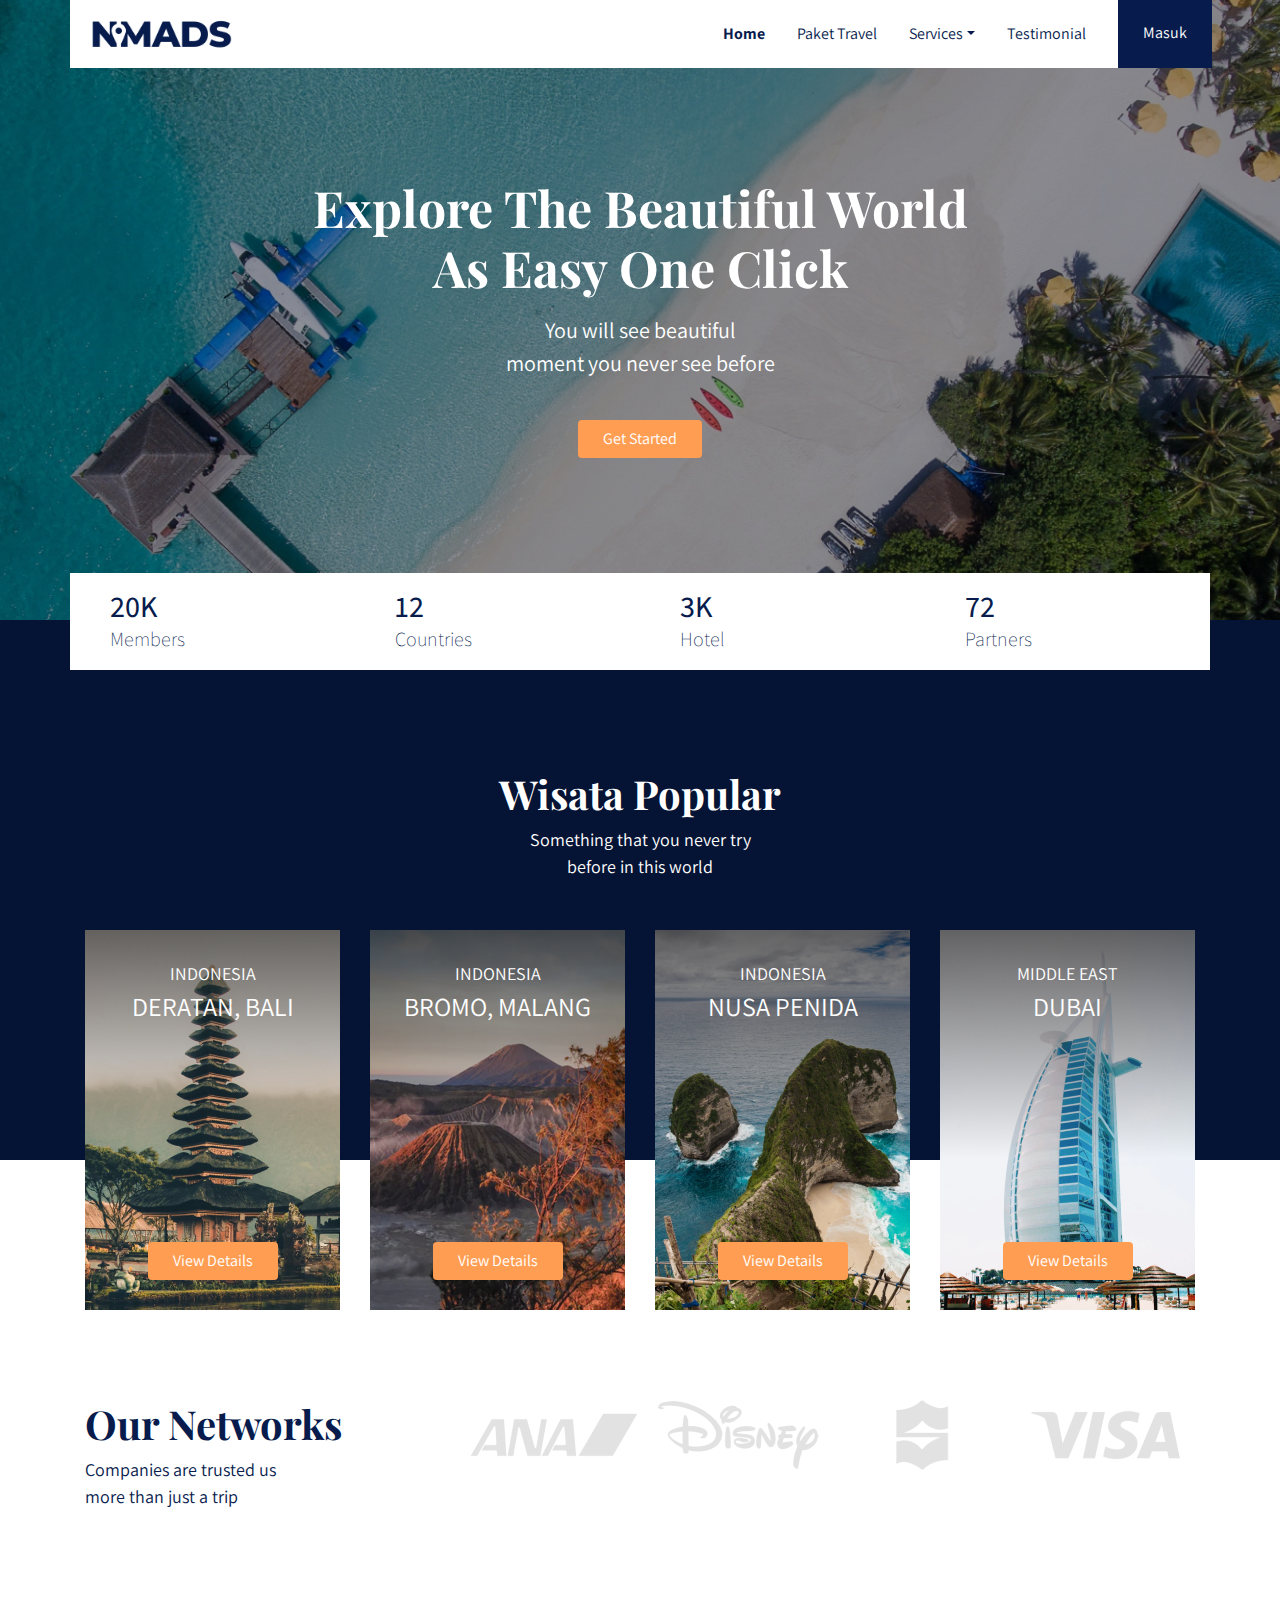
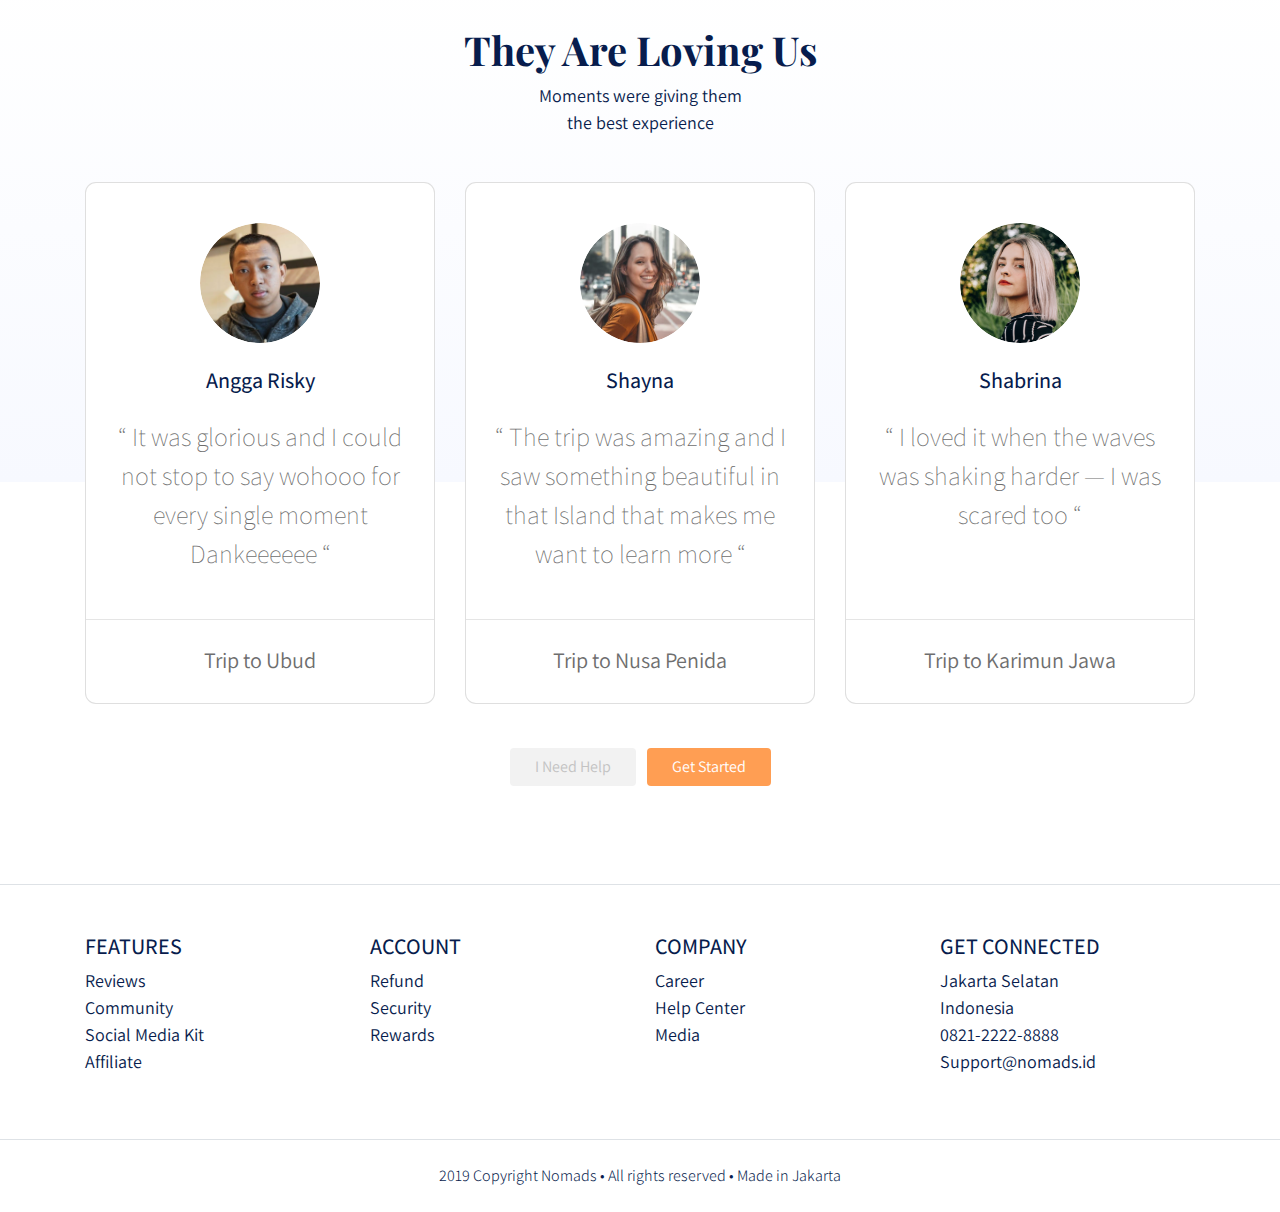
<file: index.html>
<!DOCTYPE html>
<html lang="en">
<head>
    <meta charset="UTF-8">
    <meta http-equiv="X-UA-Compatible" content="IE=edge">
    <meta name="viewport" content="width=device-width, initial-scale=1.0">
    <title>Document</title>
    <link rel="stylesheet" href="frontend/libraries/bootstrap/css/bootstrap.css">
    <link rel="preconnect" href="https://fonts.googleapis.com">
    <link rel="preconnect" href="https://fonts.gstatic.com" crossorigin>
    <link href="https://fonts.googleapis.com/css2?family=Assistant:wght@200;300;400;500;600;700;800&family=Inter:wght@200;400;600;700;900&family=Playfair+Display:ital,wght@0,400;0,500;0,600;0,700;0,800;0,900;1,400;1,500;1,600;1,700;1,800;1,900&display=swap" rel="stylesheet">
    <link rel="stylesheet" href="frontend/styles/main.css">
</head>
<body>
    <!-- Navbar -->
    <div class="container">
        <nav class="row navbar navbar-expand-lg navbar-light bg-white">
            <a href="#" class="navbar-brand">
                <img src="frontend/images/logo.png" alt="logo NOMADS">
            </a>
            <button class="navbar-toggler navbar-toggler-right" type="button" data-toggle="collapse" data-target="#navb"><span class="navbar-toggler-icon"></span></button>
            <div class="collapse navbar-collapse" id="navb">
                <ul class="navbar-nav ml-auto mr-3">
                    <li class="nav-item mx-md-2">
                        <a href="#" class="nav-link active">Home</a>
                    </li>
                    <li class="nav-item mx-md-2">
                        <a href="#" class="nav-link">Paket Travel</a>
                    </li>
                    <li class="nav-item dropdown mx-md-2">
                        <a href="#" class="nav-link dropdown-toggle" id="navbardrop" data-toggle="dropdown">Services</a>
                        <div class="dropdown-menu">
                            <a href="#" class="dropdown-item">Link</a>
                            <a href="#" class="dropdown-item">Link</a>
                            <a href="#" class="dropdown-item">Link</a>
                        </div>
                    </li>
                    <li class="nav-item mx-md-2">
                        <a href="#" class="nav-link">Testimonial</a>
                    </li>                    
                </ul>
                <!-- Mobile Button -->
                <form class="form-inline d-sm-block d-md-none">
                    <button class="btn btn-login my-2 my-sm-0">
                        Masuk
                    </button>
                </form>
                <!-- Desktop Button -->
                <form class="form-inline my-2 my-lg-0 d-none d-md-block">
                    <button class="btn btn-login btn-navbar-right my-2 my-sm-0 px-4">
                        Masuk
                    </button>
                </form>
            </div>
        </nav>
    </div>

    <!-- Header -->
    <header class="text-center">
        <h1>
            Explore The Beautiful World
            <br>
            As Easy One Click
        </h1>
        <p class="mt-3">
            You will see beautiful
            <br>
            moment you never see before
        </p>
        <a href="#popular" class="btn btn-get-started px-4 mt-4">
            Get Started
        </a>
    </header>

    <main>
        <!-- Statistik -->
        <div class="container">
            <section class="section-stats row justify-content-center" id="stats">
                <div class="col-3 col-md-3 stats-detail">
                    <h2>20K</h2>
                    <p>Members</p>
                </div>
                <div class="col-3 col-md-3 stats-detail">
                    <h2>12</h2>
                    <p>Countries</p>
                </div>
                <div class="col-3 col-md-3 stats-detail">
                    <h2>3K</h2>
                    <p>Hotel</p>
                </div>
                <div class="col-3 col-md-3 stats-detail">
                    <h2>72</h2>
                    <p>Partners</p>
                </div>
            </section>
        </div>

        <!-- Section Popular-->
        <section class="section-popular" id="popular">
            <div class="container">
                <div class="row">
                    <!-- Section Popular Heading -->
                    <div class="col text-center section-popular-heading">
                        <h2>Wisata Popular</h2>
                        <p>
                            Something that you never try
                        <br>
                            before in this world
                        </p>
                    </div>
                </div>
            </div>
        </section>

        <!-- Section Popular Content -->
        <section class="section-popular-content" id="popularContent">
            <div class="container">
                <div class="section-popular-travel row justify-content-center">
                    <!-- Popular-1 -->
                    <div class="col-sm-6 col-md-4 col-lg-3">
                        <div class="card-travel text-center d-flex flex-column" style="background-image: url('frontend/images/popular-1.png');">
                            <div class="travel-country">INDONESIA</div>
                            <div class="travel-location">DERATAN, BALI</div>
                            <div class="travel-button mt-auto">
                                <a href="details.html" class="btn btn-travel-details px-4">
                                    View Details
                                </a>
                            </div>
                        </div>
                    </div>
                    <!-- Popular-2 -->
                    <div class="col-sm-6 col-md-4 col-lg-3">
                        <div class="card-travel text-center d-flex flex-column" style="background-image: url('frontend/images/popular-2.png');">
                            <div class="travel-country">INDONESIA</div>
                            <div class="travel-location">BROMO, MALANG</div>
                            <div class="travel-button mt-auto">
                                <a href="details.html" class="btn btn-travel-details px-4">
                                    View Details
                                </a>
                            </div>
                        </div>
                    </div>
                    <!-- Popular-3 -->
                    <div class="col-sm-6 col-md-4 col-lg-3">
                        <div class="card-travel text-center d-flex flex-column" style="background-image: url('frontend/images/popular-3.png');">
                            <div class="travel-country">INDONESIA</div>
                            <div class="travel-location">NUSA PENIDA</div>
                            <div class="travel-button mt-auto">
                                <a href="details.html" class="btn btn-travel-details px-4">
                                    View Details
                                </a>
                            </div>
                        </div>
                    </div>
                    <!-- Popular-4 -->
                    <div class="col-sm-6 col-md-4 col-lg-3">
                        <div class="card-travel text-center d-flex flex-column" style="background-image: url('frontend/images/popular-4.png');">
                            <div class="travel-country">MIDDLE EAST</div>
                            <div class="travel-location">DUBAI</div>
                            <div class="travel-button mt-auto">
                                <a href="details.html" class="btn btn-travel-details px-4">
                                    View Details
                                </a>
                            </div>
                        </div>
                    </div>
                </div>
            </div>
        </section>

        <!-- Networks -->
        <section class="section-networks" id="networks">
            <div class="container">
                <div class="row">
                    <div class="col-md-4">
                        <h2>Our Networks</h2>
                        <p>
                            Companies are trusted us
                            <br>
                            more than just a trip
                        </p>
                    </div>
                    <div class="col-md-8 text-center">
                        <img src="frontend/images/partner.png" alt="Logo Partner" class="img-partner">
                    </div>
                </div>
            </div>
        </section>

        <!-- Section Testimonial Heading -->
        <section class="section-testimonial-heading" id="testimonialHeading">
            <div class="continer">
                <div class="row">
                    <div class="col text-center">
                        <h2>They Are Loving Us</h2>
                        <p>
                            Moments were giving them 
                            <br>
                            the best experience
                        </p>
                    </div>
                </div>
            </div>
        </section>

        <!-- Section Testimonial Content -->
        <section class="section-testimonial-content">
            <div class="container">
                <div class="row section-popular-travel justify-content-center">
                    <!-- Bagian Card 1 -->
                    <div class="col-sm-6 col-md-6 col-lg-4">
                        <div class="card card-testimonial text-center">
                            <div class="testimonial-content">
                                <img src="frontend/images/testimonial-1.png" alt="Foto testimonial-1" class="mb-4 rounded-circle">
                                <h3 class="mb-4">Angga Risky</h3>
                                <p class="testimonial">
                                    “ It was glorious and I could 
                                    not stop to say wohooo for 
                                    every single moment
                                    Dankeeeeee “
                                </p>
                            </div>
                            <hr>
                            <p class="trip-to mt-2">
                                Trip to Ubud
                            </p>
                        </div>
                    </div>

                    <!-- Bagian Card 2 -->
                    <div class="col-sm-6 col-md-6 col-lg-4">
                        <div class="card card-testimonial text-center">
                            <div class="testimonial-content">
                                <img src="frontend/images/testimonial-2.png" alt="Foto testimonial-2" class="mb-4 rounded-circle">
                                <h3 class="mb-4">Shayna</h3>
                                <p class="testimonial">
                                    “ The trip was amazing and I saw something beautiful in that Island that makes me want to learn more “
                                </p>
                            </div>
                            <hr>
                            <p class="trip-to mt-2">
                                Trip to Nusa Penida
                            </p>
                        </div>
                    </div>

                    <!-- Bagian Card 3 -->
                    <div class="col-sm-6 col-md-6 col-lg-4">
                        <div class="card card-testimonial text-center">
                            <div class="testimonial-content">
                                <img src="frontend/images/testimonial-3.png" alt="Foto testimonial-2" class="mb-4 rounded-circle">
                                <h3 class="mb-4">Shabrina</h3>
                                <p class="testimonial">
                                    “ I loved it when the waves was shaking harder — I was scared too “
                                </p>
                            </div>
                            <hr>
                            <p class="trip-to mt-2">
                                Trip to Karimun Jawa
                            </p>
                        </div>
                    </div>
                </div>

                <!-- Bagian Button Need help dan Started -->
                <div class="row">
                    <div class="col-12 text-center">
                        <a href="#" class="btn btn-need-help px-4 mt-4 mx-1">
                            I Need Help
                        </a>
                        <a href="#" class="btn btn-get-started px-4 mt-4 mx-1">
                            Get Started
                        </a>
                    </div>
                </div>
            </div>
        </section>
    </main>

    <!-- Bagian Footer -->
    <footer class="section-footer mt-5 mb-4 border-top">
        <div class="container pt-5 pb-5">
            <div class="row justify-content-center">
                <div class="col-12">
                    <div class="row">
                        <div class="col-12 col-lg-3">
                            <h5>FEATURES</h5>
                            <ul class="list-unstyled">
                                <li><a href="#">Reviews</a></li>
                                <li><a href="#">Community</a></li>
                                <li><a href="#">Social Media Kit</a></li>
                                <li><a href="#">Affiliate</a></li>
                            </ul>
                        </div>

                        <div class="col-12 col-lg-3">
                            <h5>ACCOUNT</h5>
                            <ul class="list-unstyled">
                                <li><a href="#">Refund</a></li>
                                <li><a href="#">Security</a></li>
                                <li><a href="#">Rewards</a></li>
                            </ul>
                        </div>

                        <div class="col-12 col-lg-3">
                            <h5>COMPANY</h5>
                            <ul class="list-unstyled">
                                <li><a href="#">Career</a></li>
                                <li><a href="#">Help Center</a></li>
                                <li><a href="#">Media</a></li>
                            </ul>
                        </div>

                        <div class="col-12 col-lg-3">
                            <h5>GET CONNECTED</h5>
                            <ul class="list-unstyled">
                                <li><a href="#">Jakarta Selatan</a></li>
                                <li><a href="#">Indonesia</a></li>
                                <li><a href="#">0821-2222-8888</a></li>
                                <li><a href="#">Support@nomads.id</a></li>
                            </ul>
                        </div>
                    </div>
                </div>
            </div>
        </div>

        <!-- Bagian Copyright -->
        <div class="container-fluid">
            <div class="row border-top justify-content-center align-items-center pt-4">
                <div class="col-auto text-gray-500 font-weight-light">
                    2019 Copyright Nomads • All rights reserved • Made in Jakarta
                </div>
            </div>
        </div>
    </footer>

    <script src="frontend/libraries/jquery/jquery-3.6.4.min.js"></script>
    <script src="frontend/libraries/bootstrap/js/bootstrap.js"></script>
    <script src="frontend/libraries/retina/retina.min.js"></script>
</body>
</html>
</file>
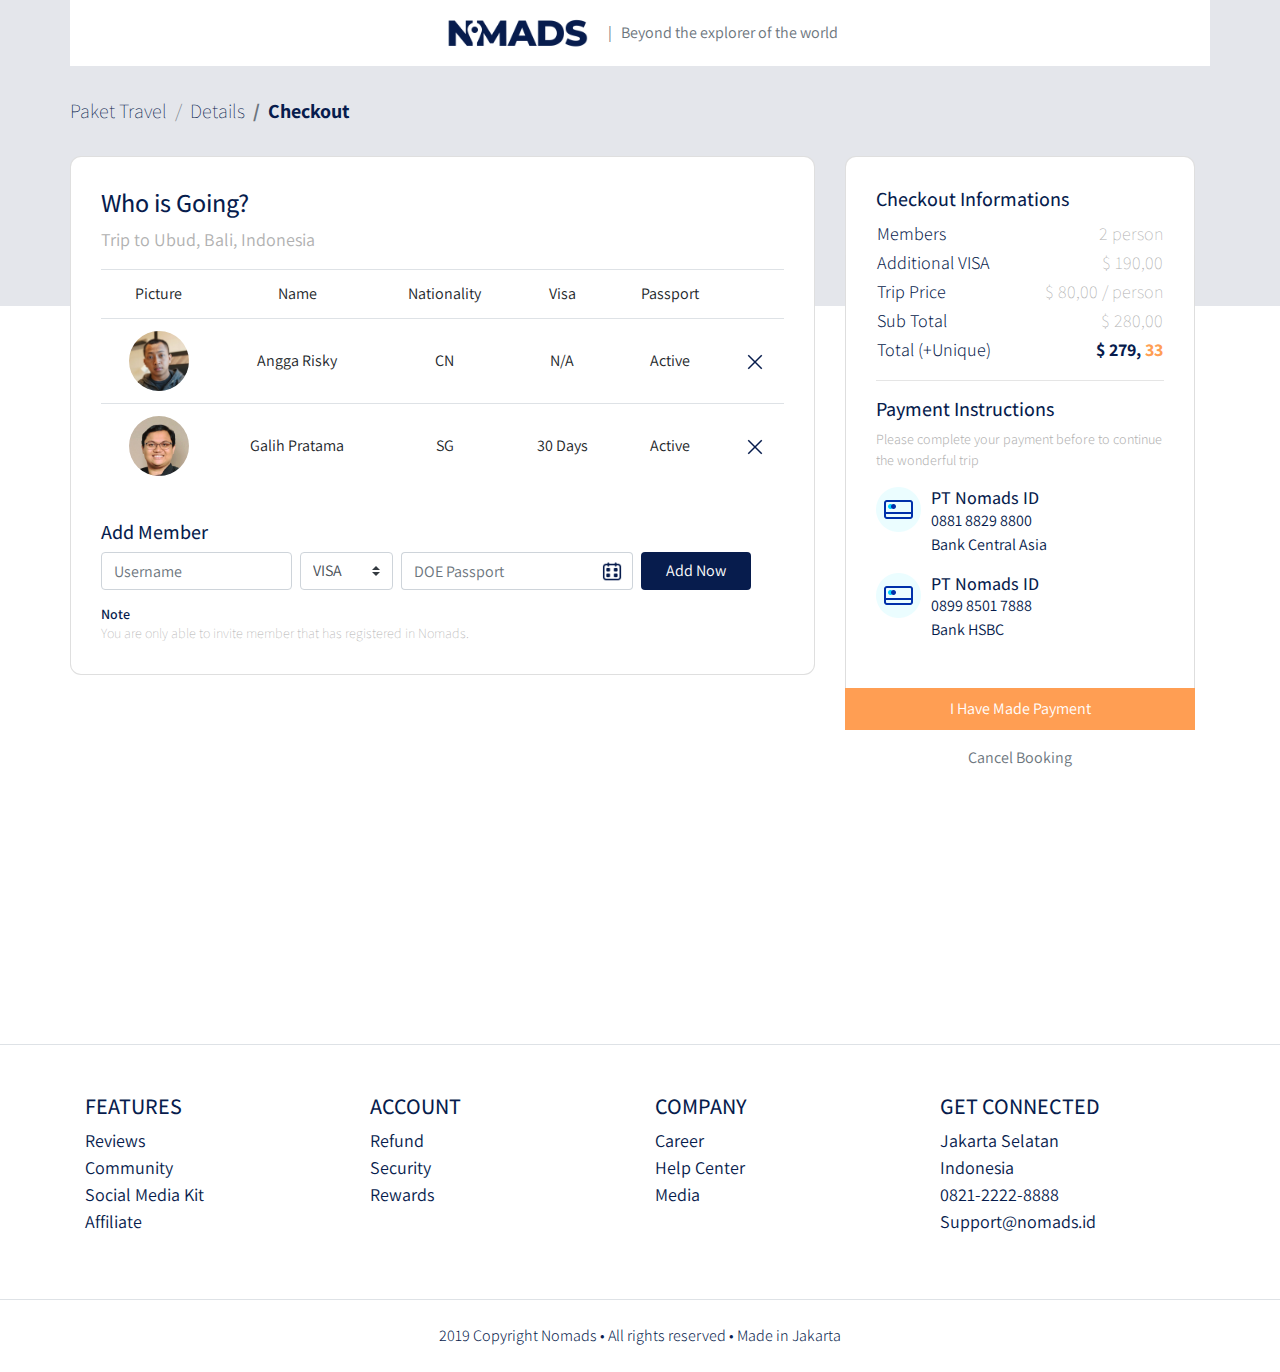
<file: checkout.html>
<!DOCTYPE html>
<html lang="en">
<head>
    <meta charset="UTF-8">
    <meta http-equiv="X-UA-Compatible" content="IE=edge">
    <meta name="viewport" content="width=device-width, initial-scale=1.0">
    <title>Document</title>
    <link rel="stylesheet" href="frontend/libraries/bootstrap/css/bootstrap.css">
    <link rel="stylesheet" href="frontend/libraries/xzoom/xzoom.css">
    <link rel="stylesheet" href="frontend/libraries/gijgo/css/gijgo.min.css">
    <link rel="preconnect" href="https://fonts.googleapis.com">
    <link rel="preconnect" href="https://fonts.gstatic.com" crossorigin>
    <link href="https://fonts.googleapis.com/css2?family=Assistant:wght@200;300;400;500;600;700;800&family=Inter:wght@200;400;600;700;900&family=Playfair+Display:ital,wght@0,400;0,500;0,600;0,700;0,800;0,900;1,400;1,500;1,600;1,700;1,800;1,900&display=swap" rel="stylesheet">
    <link rel="stylesheet" href="frontend/styles/main.css">
</head>
<body>
    <!-- Navbar -->
    <div class="container">
        <nav class="row navbar navbar-expand-lg navbar-light bg-white">
            <div class="navbar-nav ml-auto mr-auto mr-sm-auto mr-lg-0 mr-md-auto">
                <a href="index.html" class="navbar-brand">
                    <img src="frontend/images/logo.png" alt="logo">
                </a>
            </div>
            <ul class="navbar-nav mr-auto d-none d-lg-block">
                <li>
                    <span class="text-muted">
                        | &nbsp; Beyond the explorer of the world
                    </span>
                </li>
            </ul>
        </nav>
    </div>

    <main>
        <!-- section details header -->
        <section class="section-details-header">    
        </section>

        <!-- section details content -->
        <section class="section-details-content">
            <div class="container">
                <!-- Bagian Breadcrumb -->
                <div class="row">
                    <div class="col p-0">
                        <nav>
                            <ol class="breadcrumb">
                                <li class="breadcrumb-item">
                                    Paket Travel
                                </li>
                                <li class="breadcrumb-item">
                                    Details
                                </li>
                                <li class="breadcrumb-item active">
                                    Checkout
                                </li>
                            </ol>
                        </nav>
                    </div>
                </div>

                <!-- Bagian card details -->
                <div class="row">
                    <!-- Details Wisata -->
                    <div class="col-lg-8 pl-lg-0">
                        <div class="card card-details">
                            <h1>Who is Going?</h1>
                            <p>Trip to Ubud, Bali, Indonesia</p>

                            <!-- Table -->
                            <div class="attendee">
                                <table class="table table-responsive-sm text-center">
                                    <thead>
                                        <tr>
                                            <td>Picture</td>
                                            <td>Name</td>
                                            <td>Nationality</td>
                                            <td>Visa</td>
                                            <td>Passport</td>
                                            <td></td>
                                        </tr>
                                    </thead>
                                    <tbody>
                                        <tr>
                                            <td><img src="frontend/images/avatar-1.png" alt="avatar-1" height="60"></td>

                                            <td class="align-middle">Angga Risky</td>

                                            <td class="align-middle">CN</td>

                                            <td class="align-middle">N/A</td>

                                            <td class="align-middle">Active</td>

                                            <td class="align-middle">
                                                <a href="#">
                                                    <img src="frontend/images/ic_remove.png" alt="ic_remove">
                                                </a>
                                            </td>
                                        </tr>

                                        <tr>
                                            <td><img src="frontend/images/avatar-2.png" alt="avatar-2" height="60"></td>

                                            <td class="align-middle">Galih Pratama</td>

                                            <td class="align-middle">SG</td>

                                            <td class="align-middle">30 Days</td>

                                            <td class="align-middle">Active</td>

                                            <td class="align-middle">
                                                <a href="#">
                                                    <img src="frontend/images/ic_remove.png" alt="ic_remove">
                                                </a>
                                            </td>
                                        </tr>
                                    </tbody>
                                </table>
                            </div>

                            <!-- Add Member -->
                            <div class="member mt-3">
                                <h2>Add Member</h2>
                                <form class="form-inline">

                                    <label for="inputUsername" class="sr-only">Name</label>
                                    <input type="text" name="inputUsername" class="form-control mb-2 mr-sm-2" id="inputUsername" placeholder="Username">

                                    <label for="inputVisa" class="sr-only">Visa</label>
                                    <select name="inputVisa" id="inputVisa" class="custom-select mb-2 mr-sm-2">
                                        <option value="VISA" selected>VISA</option>
                                        <option value="30 Days">30 Days</option>
                                        <option value="N/A">N/A</option>
                                    </select>

                                    <label for="doePassport" class="sr-only">DOE Passport</label>
                                    <div class="input-group mb-2 mr-sm-2">
                                        <input type="text" class="form-control datepicker" id="doePassport" placeholder="DOE Passport"> 
                                    </div>

                                    <button type="submit" class="btn btn-add-now mb-2 px-4">
                                        Add Now
                                    </button>

                                </form>

                                <h3 class="mt-2 mb-0">Note</h3>
                                <p class="disclaimer mb-0">You are only able to invite member that has registered in Nomads.</p>
                            </div>

                        </div>
                    </div>

                    <!-- Members trip information -->
                    <div class="col-lg-4">
                        <div class="card card-details card-right">
                            
                            <h2>Checkout Informations</h2>
                            <table class="trip-informations">
                                <tr>
                                    <th width="50%">Members</th>
                                    <td width="50%" class="text-right">2 person</td>
                                </tr>
                                <tr>
                                    <th width="50%">Additional VISA</th>
                                    <td width="50%" class="text-right">$ 190,00</td>
                                </tr>
                                <tr>
                                    <th width="50%">Trip Price</th>
                                    <td width="50%" class="text-right">$ 80,00 / person</td>
                                </tr>
                                <tr>
                                    <th width="50%">Sub Total</th>
                                    <td width="50%" class="text-right">$ 280,00</td>
                                </tr>
                                <tr>
                                    <th width="50%">Total (+Unique)</th>
                                    <td width="50%" class="text-right text-total"> <span class="text-blue">$ 279,</span> <span class="text-orange">33</span> </td>
                                </tr>
                            </table>

                            <!-- Payment Instructions -->
                            <hr>
                            <h2>Payment Instructions</h2>
                            <p class="payment-instructions">Please complete your payment before to continue the wonderful trip</p>
                            <div class="bank">
                                <div class="bank-item pb-3">
                                    <img src="frontend/images/ic_bank.png" alt="ic-bank" class="bank-image">
                                    <div class="description">
                                        <h3>PT Nomads ID</h3>
                                        <p>
                                            0881 8829 8800
                                            <br>
                                            Bank Central Asia
                                        </p>
                                    </div>
                                    <div class="clearfix"></div>
                                </div>

                                <div class="bank-item pb-3">
                                    <img src="frontend/images/ic_bank.png" alt="ic-bank" class="bank-image">
                                    <div class="description">
                                        <h3>PT Nomads ID</h3>
                                        <p>
                                            0899 8501 7888
                                            <br>
                                            Bank HSBC
                                        </p>
                                    </div>
                                    <div class="clearfix"></div>
                                </div>
                            </div>
                        </div>

                        <!-- Button Join Now -->
                        <div class="join-container">
                            <a href="success.html" class="btn btn-block btn-join-now mt-3 py-2">
                                I Have Made Payment
                            </a>
                        </div>
                        
                        <!-- Button Cancel Booking -->
                        <div class="text-center mt-3">
                            <a href="details.html" class="text-muted">
                                Cancel Booking
                            </a>
                        </div>
                    </div>

                </div>
            </div>
        </section>
    </main>

    <!-- Bagian Footer -->
    <footer class="section-footer mt-5 mb-4 border-top">
        <div class="container pt-5 pb-5">
            <div class="row justify-content-center">
                <div class="col-12">
                    <div class="row">
                        <div class="col-12 col-lg-3">
                            <h5>FEATURES</h5>
                            <ul class="list-unstyled">
                                <li><a href="#">Reviews</a></li>
                                <li><a href="#">Community</a></li>
                                <li><a href="#">Social Media Kit</a></li>
                                <li><a href="#">Affiliate</a></li>
                            </ul>
                        </div>

                        <div class="col-12 col-lg-3">
                            <h5>ACCOUNT</h5>
                            <ul class="list-unstyled">
                                <li><a href="#">Refund</a></li>
                                <li><a href="#">Security</a></li>
                                <li><a href="#">Rewards</a></li>
                            </ul>
                        </div>

                        <div class="col-12 col-lg-3">
                            <h5>COMPANY</h5>
                            <ul class="list-unstyled">
                                <li><a href="#">Career</a></li>
                                <li><a href="#">Help Center</a></li>
                                <li><a href="#">Media</a></li>
                            </ul>
                        </div>

                        <div class="col-12 col-lg-3">
                            <h5>GET CONNECTED</h5>
                            <ul class="list-unstyled">
                                <li><a href="#">Jakarta Selatan</a></li>
                                <li><a href="#">Indonesia</a></li>
                                <li><a href="#">0821-2222-8888</a></li>
                                <li><a href="#">Support@nomads.id</a></li>
                            </ul>
                        </div>
                    </div>
                </div>
            </div>
        </div>

        <!-- Bagian Copyright -->
        <div class="container-fluid">
            <div class="row border-top justify-content-center align-items-center pt-4">
                <div class="col-auto text-gray-500 font-weight-light">
                    2019 Copyright Nomads • All rights reserved • Made in Jakarta
                </div>                
            </div>
        </div>
    </footer>

    <script src="frontend/libraries/jquery/jquery-3.6.4.min.js"></script>
    <script src="frontend/libraries/bootstrap/js/bootstrap.js"></script>
    <script src="frontend/libraries/retina/retina.min.js"></script>
    <script src="frontend/libraries/xzoom/xzoom.min.js"></script>
    <script src="frontend/libraries/gijgo/js/gijgo.min.js"></script>
    <script>
        
        $(document).ready(function() {

            // Menggunakan library xzoom
            $('.xzoom, .xzoom-gallery').xzoom({
                zoomWidth: 500,
                title: false,
                tint:'#333',
                Xoffset: 15

            });

            // Menggunakan library gijgo datepicker
            $('.datepicker').datepicker({
                uiLibrary: 'bootstrap4',
                icons: {
                    rightIcon: '<img src="frontend/images/ic_doe.png" />'
                }
            })


        });
    </script>
</body>
</html>
</file>
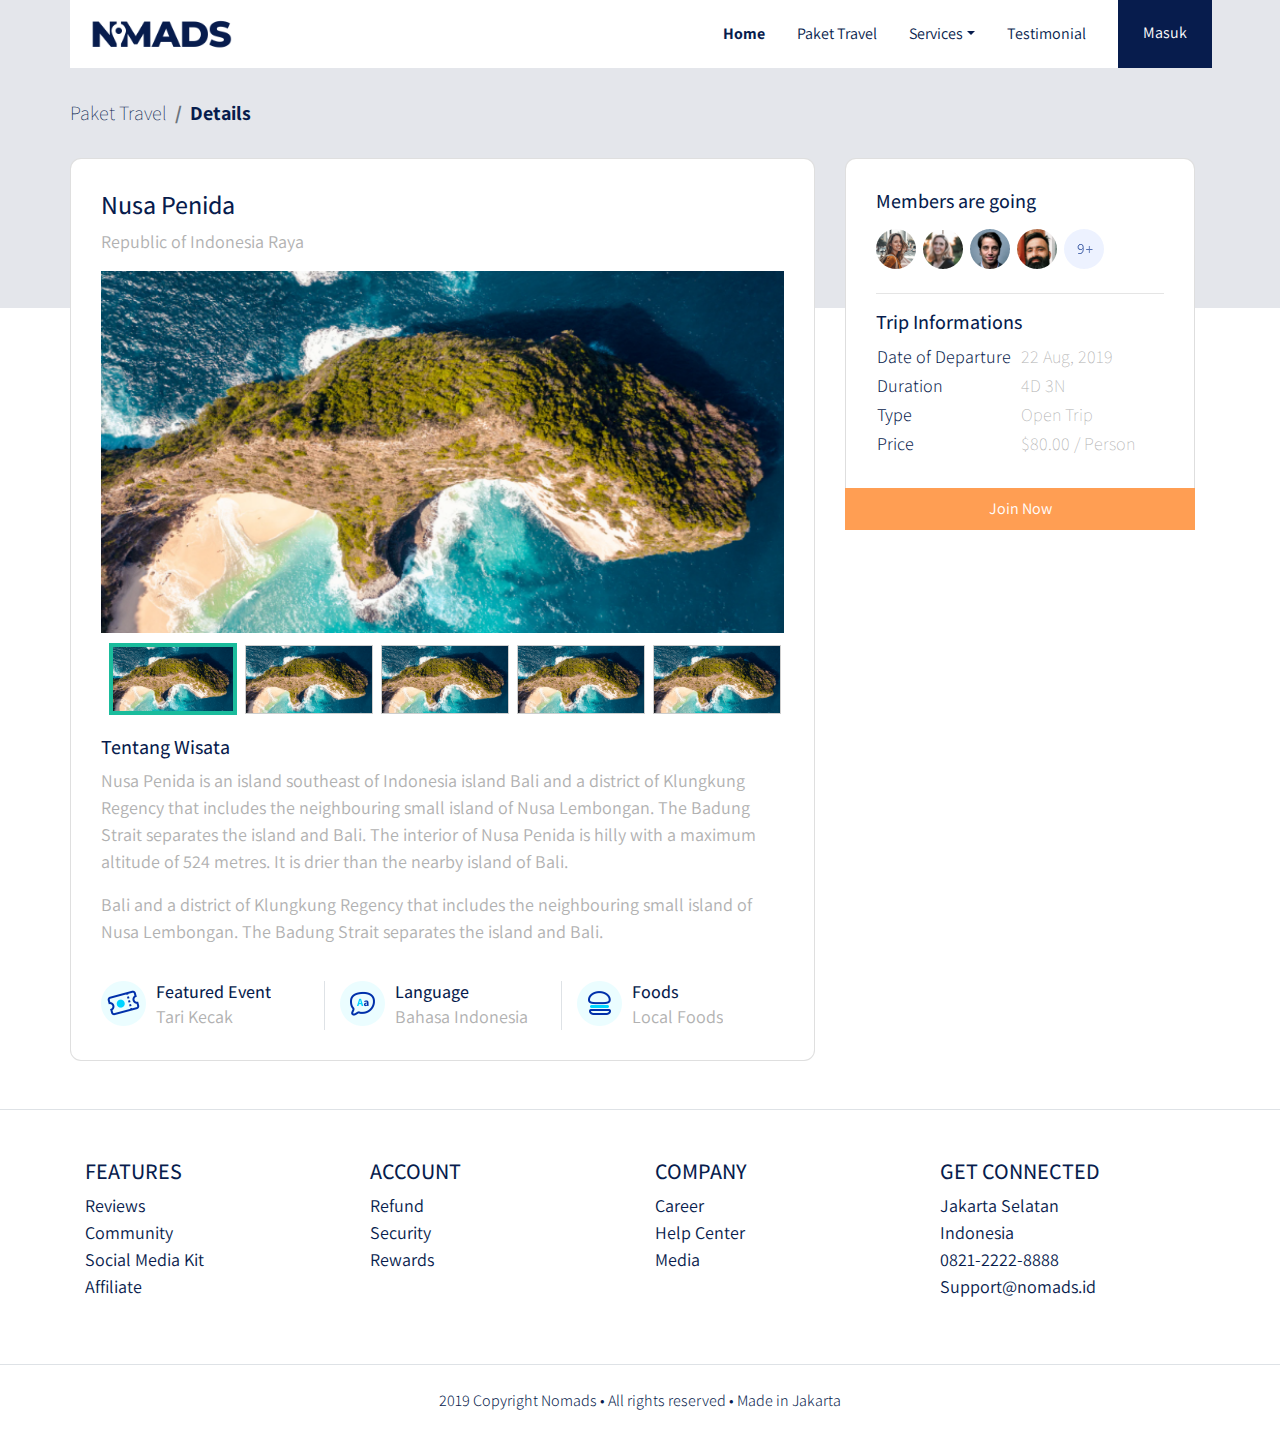
<file: details.html>
<!DOCTYPE html>
<html lang="en">
<head>
    <meta charset="UTF-8">
    <meta http-equiv="X-UA-Compatible" content="IE=edge">
    <meta name="viewport" content="width=device-width, initial-scale=1.0">
    <title>Document</title>
    <link rel="stylesheet" href="frontend/libraries/bootstrap/css/bootstrap.css">
    <link rel="stylesheet" href="frontend/libraries/xzoom/xzoom.css">
    <link rel="preconnect" href="https://fonts.googleapis.com">
    <link rel="preconnect" href="https://fonts.gstatic.com" crossorigin>
    <link href="https://fonts.googleapis.com/css2?family=Assistant:wght@200;300;400;500;600;700;800&family=Inter:wght@200;400;600;700;900&family=Playfair+Display:ital,wght@0,400;0,500;0,600;0,700;0,800;0,900;1,400;1,500;1,600;1,700;1,800;1,900&display=swap" rel="stylesheet">
    <link rel="stylesheet" href="frontend/styles/main.css">
</head>
<body>
    <!-- Navbar -->
    <div class="container">
        <nav class="row navbar navbar-expand-lg navbar-light bg-white">
            <a href="#" class="navbar-brand">
                <img src="frontend/images/logo.png" alt="logo NOMADS">
            </a>
            <button class="navbar-toggler navbar-toggler-right" type="button" data-toggle="collapse" data-target="#navb"><span class="navbar-toggler-icon"></span></button>
            <div class="collapse navbar-collapse" id="navb">
                <ul class="navbar-nav ml-auto mr-3">
                    <li class="nav-item mx-md-2">
                        <a href="#" class="nav-link active">Home</a>
                    </li>
                    <li class="nav-item mx-md-2">
                        <a href="#" class="nav-link">Paket Travel</a>
                    </li>
                    <li class="nav-item dropdown mx-md-2">
                        <a href="#" class="nav-link dropdown-toggle" id="navbardrop" data-toggle="dropdown">Services</a>
                        <div class="dropdown-menu">
                            <a href="#" class="dropdown-item">Link</a>
                            <a href="#" class="dropdown-item">Link</a>
                            <a href="#" class="dropdown-item">Link</a>
                        </div>
                    </li>
                    <li class="nav-item mx-md-2">
                        <a href="#" class="nav-link">Testimonial</a>
                    </li>                    
                </ul>
                <!-- Mobile Button -->
                <form class="form-inline d-sm-block d-md-none">
                    <button class="btn btn-login my-2 my-sm-0">
                        Masuk
                    </button>
                </form>
                <!-- Desktop Button -->
                <form class="form-inline my-2 my-lg-0 d-none d-md-block">
                    <button class="btn btn-login btn-navbar-right my-2 my-sm-0 px-4">
                        Masuk
                    </button>
                </form>
            </div>
        </nav>
    </div>

    <main>
        <!-- section details header -->
        <section class="section-details-header">    
        </section>

        <!-- section details content -->
        <section class="section-details-content">
            <div class="container">
                <!-- Bagian Breadcrumb -->
                <div class="row">
                    <div class="col p-0">
                        <nav>
                            <ol class="breadcrumb">
                                <li class="breadcrumb-item">
                                    Paket Travel
                                </li>
                                <li class="breadcrumb-item active">
                                    Details
                                </li>
                            </ol>
                        </nav>
                    </div>
                </div>

                <!-- Bagian card details -->
                <div class="row">
                    <!-- Details Wisata -->
                    <div class="col-lg-8 pl-lg-0">
                        <div class="card card-details">
                            <h1>Nusa Penida</h1>
                            <p>Republic of Indonesia Raya</p>

                            <!-- Bagian gallery menggunakan library xzoom -->
                            <div class="gallery">
                                <div class="xzoom-container">
                                    <img src="frontend/images/details.png" alt="details" class="xzoom" id="xzoom-default" xoriginal="frontend/images/details.png">
                                </div>
                                <div class="xzoom-thumbs">
                                    <!-- Gambar thumbs 1 -->
                                    <a href="frontend/images/details.png">
                                        <img src="frontend/images/details.png" alt="details-thumbs" class="xzoom-gallery" width="128" xpreview="frontend/images/details.png">
                                    </a>

                                    <!-- Gambar thumbs 2 -->
                                    <a href="frontend/images/details.png">
                                        <img src="frontend/images/details.png" alt="details-thumbs" class="xzoom-gallery" width="128" xpreview="frontend/images/details.png">
                                    </a>

                                    <!-- Gambar thumbs 3 -->
                                    <a href="frontend/images/details.png">
                                        <img src="frontend/images/details.png" alt="details-thumbs" class="xzoom-gallery" width="128" xpreview="frontend/images/details.png">
                                    </a>

                                    <!-- Gambar thumbs 4 -->
                                    <a href="frontend/images/details.png">
                                        <img src="frontend/images/details.png" alt="details-thumbs" class="xzoom-gallery" width="128" xpreview="frontend/images/details.png">
                                    </a>

                                    <!-- Gambar thumbs 5 -->
                                    <a href="frontend/images/details.png">
                                        <img src="frontend/images/details.png" alt="details-thumbs" class="xzoom-gallery" width="128" xpreview="frontend/images/details.png">
                                    </a>

                                </div>
                            </div>
                            <h2>Tentang Wisata</h2>
                            <p>
                                Nusa Penida is an island southeast of Indonesia island Bali and a district of Klungkung Regency that includes the neighbouring small island of Nusa Lembongan. The Badung Strait separates the island and Bali. The interior of Nusa Penida is hilly with a maximum altitude of 524 metres. It is drier than the nearby island of Bali.
                            </p>
                            <p>
                                Bali and a district of Klungkung Regency that includes the neighbouring small island of Nusa Lembongan. The Badung Strait separates the island and Bali.
                            </p>

                            <!-- bagian features -->
                            <div class="row features">
                                <div class="col-md-4">
                                    <img src="frontend/images/ic_event.png" alt="ic_event" class="features-image">
                                    <div class="description">
                                        <h3>Featured Event</h3>
                                        <p>Tari Kecak</p>
                                    </div>
                                </div>
                                <div class="col-md-4 border-left">
                                    <img src="frontend/images/ic_language.png" alt="ic_language" class="features-image">
                                    <div class="description">
                                        <h3>Language</h3>
                                        <p>Bahasa Indonesia</p>
                                    </div>
                                </div>
                                <div class="col-md-4 border-left">
                                    <img src="frontend/images/ic_foods.png" alt="ic_foods" class="features-image">
                                    <div class="description">
                                        <h3>Foods</h3>
                                        <p>Local Foods</p>
                                    </div>
                                </div>
                                
                            </div>
                        </div>
                    </div>

                    <!-- Members trip information -->
                    <div class="col-lg-4">
                        <div class="card card-details card-right">
                            <h2>Members are going</h2>
                            <div class="members my-2">
                                <img src="frontend/images/member-1.png" alt="member-1" class="member-image mr-1">

                                <img src="frontend/images/member-2.png" alt="member-2" class="member-image mr-1">

                                <img src="frontend/images/member-3.png" alt="member-3" class="member-image mr-1">

                                <img src="frontend/images/member-4.png" alt="member-4" class="member-image mr-1">

                                <img src="frontend/images/member-5.png" alt="member-5" class="member-image mr-1">
                            </div>
                            <hr>
                            <h2>Trip Informations</h2>
                            <table class="trip-informations">
                                <tr>
                                    <th width="50%">Date of Departure</th>
                                    <td width="50%">22 Aug, 2019</td>
                                </tr>
                                <tr>
                                    <th width="50%">Duration</th>
                                    <td width="50%">4D 3N</td>
                                </tr>
                                <tr>
                                    <th width="50%">Type</th>
                                    <td width="50%">Open Trip</td>
                                </tr>
                                <tr>
                                    <th width="50%">Price</th>
                                    <td width="50%">$80.00 / Person</td>
                                </tr>
                            </table>
                        </div>

                        <!-- Button Join Now -->
                        <div class="join-container">
                            <a href="checkout.html" class="btn btn-block btn-join-now mt-3 py-2">
                                Join Now
                            </a>
                        </div>                        
                    </div>


                </div>
            </div>
        </section>
    </main>

    <!-- Bagian Footer -->
    <footer class="section-footer mt-5 mb-4 border-top">
        <div class="container pt-5 pb-5">
            <div class="row justify-content-center">
                <div class="col-12">
                    <div class="row">
                        <div class="col-12 col-lg-3">
                            <h5>FEATURES</h5>
                            <ul class="list-unstyled">
                                <li><a href="#">Reviews</a></li>
                                <li><a href="#">Community</a></li>
                                <li><a href="#">Social Media Kit</a></li>
                                <li><a href="#">Affiliate</a></li>
                            </ul>
                        </div>

                        <div class="col-12 col-lg-3">
                            <h5>ACCOUNT</h5>
                            <ul class="list-unstyled">
                                <li><a href="#">Refund</a></li>
                                <li><a href="#">Security</a></li>
                                <li><a href="#">Rewards</a></li>
                            </ul>
                        </div>

                        <div class="col-12 col-lg-3">
                            <h5>COMPANY</h5>
                            <ul class="list-unstyled">
                                <li><a href="#">Career</a></li>
                                <li><a href="#">Help Center</a></li>
                                <li><a href="#">Media</a></li>
                            </ul>
                        </div>

                        <div class="col-12 col-lg-3">
                            <h5>GET CONNECTED</h5>
                            <ul class="list-unstyled">
                                <li><a href="#">Jakarta Selatan</a></li>
                                <li><a href="#">Indonesia</a></li>
                                <li><a href="#">0821-2222-8888</a></li>
                                <li><a href="#">Support@nomads.id</a></li>
                            </ul>
                        </div>
                    </div>
                </div>
            </div>
        </div>

        <!-- Bagian Copyright -->
        <div class="container-fluid">
            <div class="row border-top justify-content-center align-items-center pt-4">
                <div class="col-auto text-gray-500 font-weight-light">
                    2019 Copyright Nomads • All rights reserved • Made in Jakarta
                </div>
            </div>
        </div>
    </footer>

    <script src="frontend/libraries/jquery/jquery-3.6.4.min.js"></script>
    <script src="frontend/libraries/bootstrap/js/bootstrap.js"></script>
    <script src="frontend/libraries/retina/retina.min.js"></script>
    <script src="frontend/libraries/xzoom/xzoom.min.js"></script>
    <script>
        // Menggunakan library xzoom
        $(document).ready(function() {
            $('.xzoom, .xzoom-gallery').xzoom({
                zoomWidth: 500,
                title: false,
                tint:'#333',
                Xoffset: 15

            });
        });
    </script>
</body>
</html>
</file>
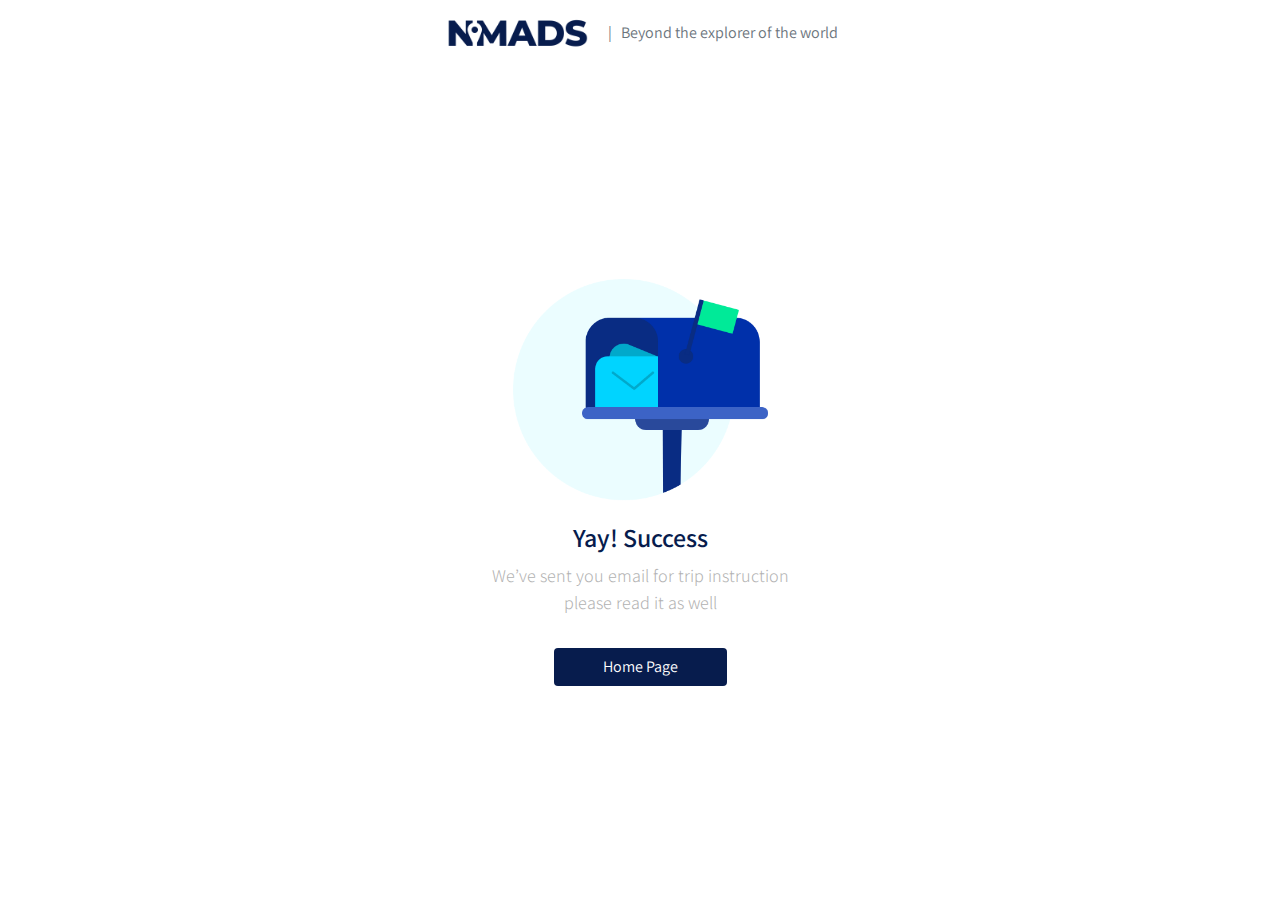
<file: success.html>
<!DOCTYPE html>
<html lang="en">
<head>
    <meta charset="UTF-8">
    <meta http-equiv="X-UA-Compatible" content="IE=edge">
    <meta name="viewport" content="width=device-width, initial-scale=1.0">
    <title>Document</title>
    <link rel="stylesheet" href="frontend/libraries/bootstrap/css/bootstrap.css">
    <link rel="stylesheet" href="frontend/libraries/xzoom/xzoom.css">
    <link rel="stylesheet" href="frontend/libraries/gijgo/css/gijgo.min.css">
    <link rel="preconnect" href="https://fonts.googleapis.com">
    <link rel="preconnect" href="https://fonts.gstatic.com" crossorigin>
    <link href="https://fonts.googleapis.com/css2?family=Assistant:wght@200;300;400;500;600;700;800&family=Inter:wght@200;400;600;700;900&family=Playfair+Display:ital,wght@0,400;0,500;0,600;0,700;0,800;0,900;1,400;1,500;1,600;1,700;1,800;1,900&display=swap" rel="stylesheet">
    <link rel="stylesheet" href="frontend/styles/main.css">
</head>
<body>
    <!-- Navbar -->
    <div class="container">
        <nav class="row navbar navbar-expand-lg navbar-light bg-white">
            <div class="navbar-nav ml-auto mr-auto mr-sm-auto mr-lg-0 mr-md-auto">
                <a href="index.html" class="navbar-brand">
                    <img src="frontend/images/logo.png" alt="logo">
                </a>
            </div>
            <ul class="navbar-nav mr-auto d-none d-lg-block">
                <li>
                    <span class="text-muted">
                        | &nbsp; Beyond the explorer of the world
                    </span>
                </li>
            </ul>
        </nav>
    </div>

    <main>
        <div class="row section-success d-flex align-items-center">
            <div class="col text-center">
                <img src="frontend/images/ic_mail.png" alt="ic_mail" class="img-success">
                <h1>Yay! Success</h1>
                <p>
                    We’ve sent you email for trip instruction 
                    <br>
                    please read it as well
                </p>
                <a href="index.html" class="btn btn-home-page mt-3 px-5">
                    Home Page
                </a>
            </div>
        </div>
    </main>
    
    <script src="frontend/libraries/jquery/jquery-3.6.4.min.js"></script>
    <script src="frontend/libraries/bootstrap/js/bootstrap.js"></script>
    <script src="frontend/libraries/retina/retina.min.js"></script>
    <script src="frontend/libraries/xzoom/xzoom.min.js"></script>
    <script src="frontend/libraries/gijgo/js/gijgo.min.js"></script>
    <script>
        
        $(document).ready(function() {

            // Menggunakan library xzoom
            $('.xzoom, .xzoom-gallery').xzoom({
                zoomWidth: 500,
                title: false,
                tint:'#333',
                Xoffset: 15

            });

            // Menggunakan library gijgo datepicker
            $('.datepicker').datepicker({
                uiLibrary: 'bootstrap4',
                icons: {
                    rightIcon: '<img src="frontend/images/ic_doe.png" />'
                }
            })


        });
    </script>
</body>
</html>
</file>
<file: frontend/styles/main.css>
body {
  background-color: #ffffff;
  font-family: "Assistant", sans-serif;
  color: #071C4D;
}

.navbar-brand img {
  max-height: 40px;
}

.navbar-light .navbar-nav .nav-link {
  color: #071C4D;
}
.navbar-light .navbar-nav .nav-link.active {
  font-weight: bold;
  color: #071C4D !important;
}

.btn-navbar-right {
  margin-top: -10px !important;
  margin-bottom: -8px !important;
  margin-right: -18px !important;
  height: 70px;
  border-radius: 0;
}

.btn-login {
  background-color: #071C4D;
  color: #ffffff;
}
.btn-login:hover {
  background-color: #1E3771;
  color: #ffffff;
}

header {
  padding: 180px 0 165px;
  margin-top: -70px;
  background-image: url("../images/header.jpg");
  background-size: cover;
}
header h1, header p {
  color: #ffffff;
}
header h1 {
  font-family: "Playfair Display", serif;
  font-weight: bold;
  font-size: 50px;
}
header p {
  font-size: 22px;
}
header .btn-get-started {
  background-color: #FF9E53;
  color: #ffffff;
}
header .btn-get-started:hover {
  background-color: #FFAA69;
  color: #ffffff;
}

.section-stats {
  margin-top: -50px;
}
.section-stats .stats-detail {
  padding-top: 15px;
  background-color: #ffffff;
  padding-left: 40px;
}
.section-stats .stats-detail h2 {
  font-size: 30px;
  margin-bottom: 0;
}
.section-stats .stats-detail p {
  font-size: 20px;
  font-weight: lighter;
}

.section-popular {
  min-height: 540px;
  background-color: #051334;
  margin-top: -50px;
  margin-bottom: -230px;
}
.section-popular .section-popular-heading {
  margin-top: 150px;
}
.section-popular .section-popular-heading h2, .section-popular .section-popular-heading p {
  color: #ffffff;
}
.section-popular .section-popular-heading h2 {
  font-family: "Playfair Display", serif;
  font-weight: bold;
  font-size: 40px;
}
.section-popular .section-popular-heading p {
  font-size: 18px;
}

.section-popular-content .section-popular-travel .card-travel {
  min-height: 380px;
  background-color: #000000;
  color: #ffffff;
  padding: 30px;
  background-size: cover;
  margin-bottom: 20px;
}
.section-popular-content .section-popular-travel .travel-country {
  font-size: 18px;
  color: #ffffff;
}
.section-popular-content .section-popular-travel .travel-location {
  font-size: 26px;
  color: #ffffff;
}
.section-popular-content .section-popular-travel .travel-button .btn-travel-details {
  background-color: #FF9E53;
  color: #ffffff;
}
.section-popular-content .section-popular-travel .travel-button .btn-travel-details:hover {
  background-color: #FFAA69;
  color: #ffffff;
}

.section-networks {
  background-color: #ffffff;
  margin-top: -170px;
  padding-top: 240px;
  padding-bottom: 50px;
}
.section-networks h2 {
  font-family: "Playfair Display", serif;
  font-weight: bold;
  font-size: 40px;
}
.section-networks p {
  font-size: 18px;
}
.section-networks img {
  max-width: 100%;
}

.section-testimonial-heading {
  background: linear-gradient(#ffffff 0%, #F7F9FF 100%);
  padding-top: 50px;
  min-height: 506px;
}
.section-testimonial-heading h2 {
  font-family: "Playfair Display", serif;
  font-weight: bold;
  font-size: 40px;
}
.section-testimonial-heading p {
  font-size: 18px;
}

.section-testimonial-content {
  margin-top: -300px;
  padding-bottom: 50px;
}
.section-testimonial-content .card-testimonial {
  padding: 40px 20px 10px;
  border-radius: 11px;
  margin-bottom: 20px;
}
.section-testimonial-content .card-testimonial .testimonial-content {
  min-height: 380px;
}
.section-testimonial-content .card-testimonial h3 {
  font-size: 22px;
}
.section-testimonial-content .card-testimonial .testimonial {
  font-weight: 200;
  font-size: 26px;
  color: #6E6E6E;
}
.section-testimonial-content .card-testimonial .trip-to {
  font-weight: normal;
  font-size: 22px;
  color: #6E6E6E;
}
.section-testimonial-content .card-testimonial hr {
  margin-left: -20px;
  margin-right: -20px;
}
.section-testimonial-content .btn-need-help {
  background-color: #F2F2F2;
  color: #C3C3C3;
}
.section-testimonial-content .btn-need-help:hover {
  background-color: #FAFAFA;
  color: #C3C3C3;
}
.section-testimonial-content .btn-get-started {
  background-color: #FF9E53;
  color: #ffffff;
}
.section-testimonial-content .btn-get-started:hover {
  background-color: #FFAA69;
  color: #ffffff;
}

.section-footer a {
  color: #071C4D;
  font-size: 18px;
}
.section-footer h5 {
  font-size: 22px;
  color: #071C4D;
}

.section-details-header {
  min-height: 310px;
  background-color: #E4E6EB;
  margin-top: -70px;
}

.section-details-content {
  margin-top: -210px;
  min-height: 100vh;
}
.section-details-content .breadcrumb {
  background-color: transparent;
  padding: 0;
  margin-bottom: 30px;
}
.section-details-content .breadcrumb-item {
  font-size: 20px;
  font-weight: lighter;
}
.section-details-content .breadcrumb-item.active {
  font-size: 20px;
  font-weight: bold;
  color: #071C4D;
}
.section-details-content .card-details {
  padding: 30px;
  border-radius: 11px;
}
.section-details-content .card-details h1 {
  font-size: 26px;
}
.section-details-content .card-details h2 {
  font-size: 20px;
}
.section-details-content .card-details p {
  font-size: 18px;
  color: #B1B1B1;
}
.section-details-content .card-details .gallery .xzoom-container {
  display: block;
}
.section-details-content .card-details .gallery .xzoom-container .xzoom {
  width: 100%;
  box-shadow: none;
  margin-bottom: 10px;
}
.section-details-content .card-details .gallery .xzoom-thumbs .xactive {
  border: 4px solid #1ABC9C;
  box-shadow: none;
}
.section-details-content .card-details .gallery .xzoom-thumbs a:hover {
  text-decoration: none;
}
.section-details-content .card-details .features {
  margin-top: 20px;
}
.section-details-content .card-details .features .features-image {
  width: 45px;
  height: 45px;
  float: left;
}
.section-details-content .card-details .features .description {
  margin-left: 10px;
  overflow: hidden;
  float: left;
}
.section-details-content .card-details .features .description h3 {
  font-size: 18px;
  color: #071C4D;
  margin-bottom: 0;
}
.section-details-content .card-details .features .description p {
  margin-bottom: 0;
}
.section-details-content .card-details .member .gj-datepicker .datepicker {
  border-right: 0;
}
.section-details-content .card-details .member .gj-datepicker .input-group-append .btn {
  padding-right: 30px;
}
.section-details-content .card-details .member .btn-add-now {
  background-color: #071C4D;
  color: #FFFFFF;
}
.section-details-content .card-details .member .btn-add-now:hover {
  background-color: #1E3771;
  color: #FFFFFF;
}
.section-details-content .card-details .member h3 {
  font-weight: 600;
  font-size: 14px;
  color: #071C4D;
}
.section-details-content .card-details .member .disclaimer {
  font-size: 14px;
  color: #B1B1B1;
  font-weight: lighter;
}
.section-details-content .card-right {
  border-bottom-left-radius: 0;
  border-bottom-right-radius: 0;
  border-bottom: 0;
}
.section-details-content .card-right h2 {
  font-size: 20px;
  color: #071C4D;
  font-weight: 500;
}
.section-details-content .card-right .members .member-image {
  width: 40px;
  height: 40px;
}
.section-details-content .card-right .trip-informations tr th {
  font-size: 18px;
  color: #071C4D;
  font-weight: 300;
}
.section-details-content .card-right .trip-informations tr td {
  font-size: 18px;
  color: #B1B1B1;
  font-weight: lighter;
}
.section-details-content .card-right .trip-informations tr .text-total .text-blue {
  color: #071C4D !important;
  font-weight: bold;
}
.section-details-content .card-right .trip-informations tr .text-total .text-orange {
  color: #FF9E53;
  font-weight: bold;
}
.section-details-content .card-right .payment-instructions {
  font-weight: 300;
  font-size: 14px;
  color: #B1B1B1;
}
.section-details-content .card-right .bank .bank-item .bank-image {
  width: 45px;
  height: 45px;
  float: left;
}
.section-details-content .card-right .bank .bank-item .description {
  margin-left: 10px;
  overflow: hidden;
  float: left;
}
.section-details-content .card-right .bank .bank-item .description h3 {
  font-size: 18px;
  color: #071C4D;
  margin-bottom: 0;
}
.section-details-content .card-right .bank .bank-item .description p {
  font-weight: normal;
  font-size: 16px;
  color: #071C4D;
  margin-bottom: 0;
}
.section-details-content .join-container {
  margin-top: -16px;
}
.section-details-content .join-container .btn-join-now {
  background-color: #FF9E53;
  color: #FFFFFF;
  border-radius: 0;
}
.section-details-content .join-container .btn-join-now:hover {
  background-color: #FFAA69;
  color: #ffffff;
}

.section-success {
  height: 90vh;
}
.section-success h1 {
  font-weight: 600;
  font-size: 26px;
  color: #071C4D;
}
.section-success p {
  font-weight: 300;
  font-size: 18px;
  color: #B1B1B1;
}
.section-success .btn-home-page {
  background-color: #071C4D;
  color: #FFFFFF;
  border-radius: 4px;
}
.section-success .btn-home-page:hover {
  background-color: #1E3771;
  color: #FFFFFF;
}
.section-success .img-success {
  width: 266px;
  height: 266px;
}/*# sourceMappingURL=main.css.map */
</file>
<file: frontend/libraries/xzoom/xzoom.css>
/* Compatibility styles for frameworks like bootstrap, foundation e.t.c */
.xzoom-source img, .xzoom-preview img, .xzoom-lens img {
  display: block;
  max-width: none;
  max-height: none;
  -webkit-transition: none;
  -moz-transition: none;
  -o-transition: none;
  transition: none;
}
/* --------------- */

/* xZoom Styles below */
.xzoom-container { 
  display: inline-block;
}

.xzoom-thumbs {
  text-align: center;
  margin-bottom: 10px;
}

.xzoom { 
  -webkit-box-shadow: 0px 0px 5px 0px rgba(0,0,0,0.5);
  -moz-box-shadow: 0px 0px 5px 0px rgba(0,0,0,0.5);
  box-shadow: 0px 0px 5px 0px rgba(0,0,0,0.5);  
}
.xzoom2, .xzoom3, .xzoom4, .xzoom5 {
  -webkit-box-shadow: 0px 0px 5px 0px rgba(0,0,0,0.5);
  -moz-box-shadow: 0px 0px 5px 0px rgba(0,0,0,0.5);
  box-shadow: 0px 0px 5px 0px rgba(0,0,0,0.5);
}

/* Thumbs */
.xzoom-gallery, .xzoom-gallery2, .xzoom-gallery3, .xzoom-gallery4, .xzoom-gallery5 {
  border: 1px solid #cecece;
  margin-left: 5px;
  margin-bottom: 10px;
}

.xzoom-source, .xzoom-hidden {
  display: block;
  position: static;
  float: none;
  clear: both;
}

/* Everything out of border is hidden */
.xzoom-hidden {
  overflow: hidden;
}

/* Preview */
.xzoom-preview {
  border: 1px solid #888;
  background: #2f4f4f;
  box-shadow: -0px -0px 10px rgba(0,0,0,0.50);
}

/* Lens */
.xzoom-lens {
  border: 1px solid #555;
  box-shadow: -0px -0px 10px rgba(0,0,0,0.50);
  cursor: crosshair;
}

/* Loading */
.xzoom-loading {
  background-position: center center;
  background-repeat: no-repeat;
  border-radius: 100%;
  opacity: .7;
  background: url(../example/images/xloading.gif);
  width: 48px;
  height: 48px;
}

/* Additional class that applied to thumb when it is active */
.xactive {
  -webkit-box-shadow: 0px 0px 3px 0px rgba(74,169,210,1);
  -moz-box-shadow: 0px 0px 3px 0px rgba(74,169,210,1);
  box-shadow: 0px 0px 3px 0px rgba(74,169,210,1); 
  border: 1px solid #4aaad2;
}

/* Caption */
.xzoom-caption {
  position: absolute;
  bottom: -43px;
  left: 0;
  background: #000;
  width: 100%;
  text-align: left;
}

.xzoom-caption span {
  color: #fff;
  font-family: Arial, sans-serif;
  display: block;
  font-size: 0.75em;
  font-weight: bold;
  padding: 10px;
}
</file>
<file: frontend/libraries/gijgo/css/gijgo.min.css>
.gj-button{background-color:#f5f5f5;border:1px solid #ddd;color:#000;border-radius:3px;padding:6px 10px;cursor:pointer}.gj-unselectable{-webkit-touch-callout:none;-webkit-user-select:none;-khtml-user-select:none;-moz-user-select:none;-ms-user-select:none;user-select:none}.gj-row{display:-webkit-box;display:-ms-flexbox;display:flex;-ms-flex-wrap:wrap;flex-wrap:wrap}.gj-margin-left-5{margin-left:5px}.gj-margin-left-10{margin-left:10px}.gj-width-full{width:100%}.gj-cursor-pointer{cursor:pointer}.gj-text-align-center{text-align:center}.gj-font-size-16{font-size:16px}.gj-hidden{display:none}.gj-button-md{background:0 0;border:none;border-radius:2px;color:rgba(0,0,0,.87);position:relative;height:36px;margin:0;min-width:64px;padding:0 16px;display:inline-block;font-family:Roboto,Helvetica,Arial,sans-serif;font-size:1rem;font-weight:500;text-transform:uppercase;letter-spacing:0;will-change:box-shadow;transition:box-shadow .2s cubic-bezier(.4,0,1,1),background-color .2s cubic-bezier(.4,0,.2,1),color .2s cubic-bezier(.4,0,.2,1);outline:0;cursor:pointer;text-decoration:none;text-align:center;line-height:36px;vertical-align:middle;overflow:hidden;-webkit-user-select:none;-moz-user-select:none;-ms-user-select:none;user-select:none}.gj-dialog-md-body,.gj-textbox-md{font-family:Helvetica,Arial,sans-serif}.gj-button-md:hover{background-color:rgba(158,158,158,.2)}.gj-button-md:disabled{color:rgba(0,0,0,.26);background:0 0}.gj-button-md .gj-icon,.gj-button-md .material-icons{vertical-align:middle}.gj-button-md.gj-button-md-icon{width:24px;height:31px;min-width:24px;padding:0;display:table}.gj-button-md.gj-button-md-icon .gj-icon,.gj-button-md.gj-button-md-icon .material-icons{display:table-cell;margin-right:0;width:24px;height:24px}.gj-button-md.active{background-color:rgba(158,158,158,.4)}.gj-button-md-group{position:relative;display:inline-block;vertical-align:middle}.gj-textbox-md{border:none;border-bottom:1px solid rgba(0,0,0,.42);display:block;font-size:16px;line-height:16px;padding:4px 0;margin:0;width:100%;background:0 0;text-align:left;color:rgba(0,0,0,.87)}.gj-textbox-md:active,.gj-textbox-md:focus{border-bottom:2px solid rgba(0,0,0,.42);outline:0}.gj-textbox-md::placeholder{color:#8e8e8e}.gj-textbox-md:-ms-input-placeholder{color:#8e8e8e}.gj-textbox-md::-ms-input-placeholder{color:#8e8e8e}.gj-md-spacer-24{min-width:24px;width:24px;display:inline-block}.gj-md-spacer-32{min-width:32px;width:32px;display:inline-block}.gj-modal{position:fixed;top:0;right:0;bottom:0;left:0;z-index:1203;display:none;overflow:hidden;-webkit-overflow-scrolling:touch;outline:0;background-color:rgba(0,0,0,.54118);transition:.2s ease opacity;will-change:opacity}ul.gj-list li [data-gj-role=wrapper]{display:table;width:100%}ul.gj-list li [data-gj-role=checkbox],ul.gj-list li [data-gj-role=image]{display:table-cell;vertical-align:middle;text-align:center}ul.gj-list li [data-gj-role=display]{display:table-cell;vertical-align:middle;cursor:pointer}ul.gj-list li [data-gj-role=display]:empty:before{content:"\200b"}ul.gj-list-bootstrap{padding-left:0;margin-bottom:0;background:#fff;color:#212529}ul.gj-list-bootstrap li{padding:0}ul.gj-list-bootstrap li [data-gj-role=wrapper]{padding:0 10px}ul.gj-list-bootstrap li [data-gj-role=checkbox]{width:24px;padding:3px}ul.gj-list-bootstrap li [data-gj-role=image]{width:24px;height:24px}ul.gj-list-bootstrap li [data-gj-role=display]{padding:8px 0 8px 4px}.list-group-item.active ul li,.list-group-item.active:focus ul li,.list-group-item.active:hover ul li{text-shadow:none;color:initial}ul.gj-list-md{padding:0;list-style:none;line-height:24px;letter-spacing:0;color:#616161;background:#fff}.gj-picker-md,ul.gj-list-md li{font-family:Roboto,Helvetica,Arial,sans-serif;font-size:16px;letter-spacing:.04em;line-height:1}ul.gj-list-md li{display:list-item;list-style-type:none;padding:0;min-height:unset;box-sizing:border-box;align-items:center;cursor:default;overflow:hidden;font-weight:400;-webkit-flex-direction:row;-ms-flex-direction:row;flex-direction:row;-webkit-flex-wrap:nowrap;-ms-flex-wrap:nowrap;flex-wrap:nowrap}ul.gj-list-md li [data-gj-role=checkbox],ul.gj-list-md li [data-gj-role=image]{height:24px;width:24px}ul.gj-list-md li [data-gj-role=display]{padding:8px 0 8px 5px;order:0;flex-grow:2;text-decoration:none;box-sizing:border-box;align-items:center;text-align:left;color:rgba(0,0,0,.87)}ul.gj-list-md li.disabled>[data-gj-role=wrapper]>[data-gj-role=display]{color:#9E9E9E}.gj-list-md-active{background:#e0e0e0}.gj-list-md-inactive{background:unset;color:unset}.gj-picker{position:absolute;z-index:1203;background-color:#fff}.gj-picker .selected{color:#fff}.gj-picker-md{font-weight:400;color:rgba(0,0,0,.87);border:1px solid #E0E0E0}.gj-modal .gj-picker-md{border:0}.gj-picker-md [data-gj-role=header]{color:rgba(255,255,255,.54);display:flex;background:#2196f3;align-items:baseline;user-select:none;justify-content:center}.gj-picker-md [data-gj-role=footer]{float:right;padding:10px}.gj-picker-md [data-gj-role=footer] button.gj-button-md{color:#2196f3;font-weight:700;font-size:13px}.gj-picker-bootstrap{border:1px solid #E0E0E0}.gj-picker-bootstrap .selected{color:#888}.gj-picker-bootstrap [data-gj-role=header]{background:#eee;color:#AAA}@font-face{font-family:gijgo-material;src:url(../fonts/gijgo-material.eot?235541);src:url(../fonts/gijgo-material.eot?235541#iefix) format('embedded-opentype'),url(../fonts/gijgo-material.ttf?235541) format('truetype'),url(../fonts/gijgo-material.woff?235541) format('woff'),url(../fonts/gijgo-material.svg?235541#gijgo-material) format('svg');font-weight:400;font-style:normal}.gj-icon{font-family:gijgo-material!important;font-size:24px;speak:none;font-style:normal;font-weight:400;font-variant:normal;text-transform:none;line-height:1;letter-spacing:0;-webkit-font-feature-settings:"liga";-moz-font-feature-settings:"liga=1";-moz-font-feature-settings:"liga";-ms-font-feature-settings:"liga" 1;font-feature-settings:"liga";-webkit-font-variant-ligatures:discretionary-ligatures;font-variant-ligatures:discretionary-ligatures;-webkit-font-smoothing:antialiased;-moz-osx-font-smoothing:grayscale}.gj-dialog-md-header,.gj-grid-md{font-family:Roboto,Helvetica,Arial,sans-serif}.gj-icon.undo:before{content:"\e900"}.gj-icon.vertical-align-top:before{content:"\e901"}.gj-icon.vertical-align-center:before{content:"\e902"}.gj-icon.vertical-align-bottom:before{content:"\e903"}.gj-icon.arrow-dropup:before{content:"\e904"}.gj-icon.clock:before{content:"\e905"}.gj-icon.refresh:before{content:"\e906"}.gj-icon.last-page:before{content:"\e907"}.gj-icon.first-page:before{content:"\e908"}.gj-icon.cancel:before{content:"\e909"}.gj-icon.clear:before{content:"\e90a"}.gj-icon.check-circle:before{content:"\e90b"}.gj-icon.delete:before{content:"\e90c"}.gj-icon.arrow-upward:before{content:"\e90d"}.gj-icon.arrow-forward:before{content:"\e90e"}.gj-icon.arrow-downward:before{content:"\e90f"}.gj-icon.arrow-back:before{content:"\e910"}.gj-icon.list-numbered:before{content:"\e911"}.gj-icon.list-bulleted:before{content:"\e912"}.gj-icon.indent-increase:before{content:"\e913"}.gj-icon.indent-decrease:before{content:"\e914"}.gj-icon.redo:before{content:"\e915"}.gj-icon.align-right:before{content:"\e916"}.gj-icon.align-left:before{content:"\e917"}.gj-icon.align-justify:before{content:"\e918"}.gj-icon.align-center:before{content:"\e919"}.gj-icon.strikethrough:before{content:"\e91a"}.gj-icon.italic:before{content:"\e91b"}.gj-icon.underlined:before{content:"\e91c"}.gj-icon.bold:before{content:"\e91d"}.gj-icon.arrow-dropdown:before{content:"\e91e"}.gj-icon.done:before{content:"\e91f"}.gj-icon.pencil:before{content:"\e920"}.gj-icon.minus:before{content:"\e921"}.gj-icon.plus:before{content:"\e922"}.gj-icon.chevron-up:before{content:"\e923"}.gj-icon.chevron-right:before{content:"\e924"}.gj-icon.chevron-down:before{content:"\e925"}.gj-icon.chevron-left:before{content:"\e926"}.gj-icon.event:before{content:"\e927"}.gj-draggable{cursor:move}.gj-resizable-handle{position:absolute;font-size:.1px;display:block;-ms-touch-action:none;touch-action:none;z-index:1203}.gj-dialog-bootstrap,.gj-dialog-bootstrap4,.gj-dialog-bootstrap5,.gj-dialog-md{z-index:1202;overflow:hidden}.gj-resizable-n{cursor:n-resize;height:7px;width:100%;top:-5px;left:0}.gj-resizable-e{cursor:e-resize;width:7px;right:-5px;top:0;height:100%}.gj-resizable-s{cursor:s-resize;height:7px;width:100%;bottom:-5px;left:0}.gj-resizable-w{cursor:w-resize;width:7px;left:-5px;top:0;height:100%}.gj-resizable-se{cursor:se-resize;width:.75rem;height:.75rem;right:-.125rem;bottom:-.125rem}.gj-resizable-ne,.gj-resizable-nw,.gj-resizable-sw{width:.625rem;height:.625rem}.gj-resizable-sw{cursor:sw-resize;left:-.2rem;bottom:-.2rem}.gj-resizable-nw{cursor:nw-resize;left:-.2rem;top:-.2rem}.gj-resizable-ne{cursor:ne-resize;right:-.2rem;top:-.2rem}.gj-dialog-footer{position:absolute;bottom:0;width:100%;margin-top:0}.gj-dialog-scrollable [data-gj-role=body]{overflow-x:hidden;overflow-y:scroll}.gj-dialog-bootstrap [data-gj-role=title]{display:inline}.gj-dialog-bootstrap [data-gj-role=header] button[data-gj-role=close]{margin:0}.gj-dialog-bootstrap4 [data-gj-role=title]{display:inline}.gj-dialog-bootstrap4 [data-gj-role=header] button[data-gj-role=close]{line-height:1.5}.gj-dialog-bootstrap5 [data-gj-role=title]{display:inline}.gj-dialog-md,.gj-dialog-md-footer{display:-webkit-flex;box-sizing:border-box}.gj-dialog-bootstrap5 [data-gj-role=close]{line-height:1.5}.gj-dialog-md{background-color:#FFF;border:none;box-shadow:0 11px 15px -7px rgba(0,0,0,.2),0 24px 38px 3px rgba(0,0,0,.14),0 9px 46px 8px rgba(0,0,0,.12);position:relative;display:-webkit-box;display:-ms-flexbox;display:flex;-webkit-box-orient:vertical;-webkit-box-direction:normal;-webkit-flex-direction:column;-ms-flex-direction:column;flex-direction:column;-webkit-background-clip:padding-box;background-clip:padding-box;outline:0}.gj-dialog-md-header{padding:24px 24px 0}.gj-dialog-md-title{margin:0;font-weight:400;display:inline;line-height:28px;font-size:20px}.gj-dialog-md-close{-webkit-appearance:none;padding:0;cursor:pointer;background:0 0;border:0;float:right;line-height:28px;font-size:28px}.gj-dialog-md-body{padding:20px 24px 24px;color:rgba(0,0,0,.54);font-size:14px;font-weight:400;line-height:20px}.gj-dialog-md-footer{padding:8px 8px 8px 24px;display:-ms-flexbox;display:flex;-webkit-flex-direction:row-reverse;-ms-flex-direction:row-reverse;flex-direction:row-reverse;-webkit-flex-wrap:wrap;-ms-flex-wrap:wrap;flex-wrap:wrap}.gj-dialog-md-footer>:first-child{margin-right:0}.gj-dialog-md-footer>*{margin-right:8px;height:36px}DIV.gj-grid-wrapper{margin:auto;position:relative;clear:both;z-index:1}TABLE.gj-grid{margin:auto;border-collapse:collapse;width:100%;table-layout:fixed}TABLE.gj-grid THEAD TH [data-gj-gj-role=selectAll]{margin:auto}table.gj-grid-bootstrap thead th [data-gj-role=sorticon],table.gj-grid-md thead th [data-gj-role=sorticon]{margin-left:5px}TABLE.gj-grid THEAD TH [data-gj-role=title],TABLE.gj-grid THEAD TH [data-gj-role=sorticon]{display:inline-block}TABLE.gj-grid THEAD TH{overflow:hidden;text-overflow:ellipsis}TABLE.gj-grid.autogrow-header-row THEAD TH{overflow:auto;text-overflow:initial;white-space:pre-wrap;-ms-word-break:break-word;word-break:break-word}TABLE.gj-grid>tbody>tr>td{overflow:hidden;position:relative}table.gj-grid tbody div[data-gj-role=display]{vertical-align:middle;text-indent:0;white-space:pre-wrap;-ms-word-break:break-word;word-break:break-word}table.gj-grid.fixed-body-rows tbody div[data-gj-role=display]{overflow:hidden;text-overflow:ellipsis;white-space:nowrap;-ms-word-break:initial;word-break:initial}table.gj-grid tfoot DIV[data-gj-role=display]{vertical-align:middle;text-indent:0;display:flex}TABLE.gj-grid .fa{padding:2px}TABLE.gj-grid>tbody>tr>td>div{padding:2px;overflow:hidden}DIV.gj-grid-wrapper DIV.gj-grid-loading-cover{background:#BBB;opacity:.5;position:absolute;vertical-align:middle}DIV.gj-grid-wrapper DIV.gj-grid-loading-text{position:absolute;font-weight:700}table.gj-grid-bootstrap thead th{background-color:#f5f5f5;vertical-align:middle}table.gj-grid-bootstrap thead th [data-gj-role=sorticon] i.gj-icon,table.gj-grid-bootstrap thead th [data-gj-role=sorticon] i.material-icons{position:absolute;font-size:20px;top:15px}table.gj-grid-bootstrap.gj-grid-bootstrap-5 thead th [data-gj-role=sorticon] i.gj-icon,table.gj-grid-bootstrap.gj-grid-bootstrap-5 thead th [data-gj-role=sorticon] i.material-icons{position:absolute;font-size:1.25rem;top:.75rem}table.gj-grid-bootstrap tbody tr td div[data-gj-role=display]{padding:0}.gj-grid-bootstrap-4 .gj-checkbox-bootstrap{display:inline-block;padding-top:2px}.gj-grid-bootstrap-4 tbody tr.active{background-color:rgba(0,0,0,.075)}.gj-grid-bootstrap-5 .gj-checkbox-bootstrap{display:inline-block;vertical-align:sub}.gj-grid-bootstrap-5 tbody tr.active>*{background-color:rgba(0,0,0,.075);border-color:rgba(0,0,0,.075);border-width:1px}.gj-grid-bootstrap-4 tbody tr td[data-gj-mode=edit] .gj-datepicker-bootstrap [data-gj-role=right-icon],.gj-grid-bootstrap-5 tbody tr td[data-gj-mode=edit] .gj-datepicker-bootstrap [data-gj-role=right-icon],.gj-grid-md{background-color:#fff}.gj-grid-md{position:relative;border:1px solid #e0e0e0;border-collapse:collapse;white-space:nowrap;font-size:13px}.gj-grid-md td:first-of-type,.gj-grid-md th:first-of-type{padding-left:24px}.gj-grid-md td,.gj-grid-md th{padding:12px 18px;position:relative;box-sizing:border-box}.gj-grid-md th{vertical-align:bottom;font-weight:700;line-height:31px;letter-spacing:0;height:56px;font-size:12px;color:rgba(0,0,0,.54);text-align:right}.gj-grid-md td{height:48px;border-top:1px solid #e0e0e0;border-bottom:1px solid #e0e0e0;text-align:left;color:rgba(0,0,0,.87)}.gj-grid-bootstrap tbody tr.gj-grid-top-border td,.gj-grid-md tbody tr.gj-grid-top-border td{border-top:2px solid #777}.gj-grid-bootstrap tbody tr.gj-grid-bottom-border td,.gj-grid-md tbody tr.gj-grid-bottom-border td{border-bottom:2px solid #777}.gj-grid-md tbody tr{position:relative;height:48px;transition-duration:.28s;transition-timing-function:cubic-bezier(.4,0,.2,1);transition-property:background-color}.gj-grid-md tbody tr:hover{background-color:#EEE}.gj-grid-md tbody tr.gj-grid-md-select{background-color:#F5F5F5}table.gj-grid-md thead th [data-gj-role=sorticon] i.gj-icon,table.gj-grid-md thead th [data-gj-role=sorticon] i.material-icons{position:absolute;font-size:16px;top:19px}.gj-grid-bootstrap-4 tfoot tr[data-gj-role=pager] th div .gj-dropdown-bootstrap-4 .gj-dropdown-expander-mi .gj-icon,.gj-grid-bootstrap-5 tfoot tr[data-gj-role=pager] th div .gj-dropdown-bootstrap-5 .gj-dropdown-expander-mi .gj-icon{top:.3rem}table.gj-grid-md thead th.gj-grid-select-all{padding-bottom:3px}@media only all{td.display-1120,td.display-320,td.display-480,td.display-640,td.display-800,td.display-960,th.display-1120,th.display-320,th.display-480,th.display-640,th.display-800,th.display-960{display:none}}@media screen and (min-width:20em){TABLE.gj-grid-bootstrap td.display-320,TABLE.gj-grid-bootstrap th.display-320{display:table-cell}}@media screen and (min-width:30em){TABLE.gj-grid-bootstrap td.display-480,TABLE.gj-grid-bootstrap th.display-480{display:table-cell}}@media screen and (min-width:40em){TABLE.gj-grid-bootstrap td.display-640,TABLE.gj-grid-bootstrap th.display-640{display:table-cell}}@media screen and (min-width:50em){TABLE.gj-grid-bootstrap td.display-800,TABLE.gj-grid-bootstrap th.display-800{display:table-cell}}@media screen and (min-width:60em){TABLE.gj-grid-bootstrap td.display-960,TABLE.gj-grid-bootstrap th.display-960{display:table-cell}}@media screen and (min-width:70em){TABLE.gj-grid-bootstrap td.display-1120,TABLE.gj-grid-bootstrap th.display-1120{display:table-cell}}.gj-grid-md tfoot tr th{padding-right:14px}.gj-grid-md tfoot tr[data-gj-role=pager] .gj-grid-mdl-pager-label{padding-left:5px;padding-right:5px}.gj-grid-md tfoot tr[data-gj-role=pager] .gj-dropdown-md{margin-left:12px}.gj-grid-md tfoot tr[data-gj-role=pager] .gj-dropdown-md [role=presenter]{font-size:12px;font-weight:700;color:rgba(0,0,0,.54)}.gj-grid-md tfoot tr[data-gj-role=pager] .gj-dropdown-md [role=presenter] [role=display]{text-align:right}.gj-grid-md tfoot tr[data-gj-role=pager] .gj-grid-md-limit-select{margin-left:10px;font-size:12px;font-weight:700;color:rgba(0,0,0,.54)}.gj-grid-bootstrap tfoot tr[data-gj-role=pager] th{line-height:30px;background-color:#f5f5f5}.gj-grid-bootstrap tfoot tr[data-gj-role=pager] th>div>button,.gj-grid-bootstrap tfoot tr[data-gj-role=pager] th>div>div{margin-right:.4rem}.gj-grid-bootstrap tfoot tr[data-gj-role=pager] th>div>select{display:inline-block;margin-right:5px;width:60px}.gj-grid-bootstrap tfoot tr[data-gj-role=pager] th .gj-dropdown-bootstrap .gj-list-bootstrap [data-gj-role=display]{line-height:14px}.gj-grid-bootstrap tfoot tr[data-gj-role=pager] th .gj-dropdown-bootstrap [role=presenter] [role=display]{font-weight:700}.gj-grid-bootstrap tfoot tr[data-gj-role=pager] th .gj-dropdown-bootstrap-3 [role=presenter]{padding:2px 8px}.gj-grid-bootstrap tfoot tr[data-gj-role=pager] th .gj-dropdown-bootstrap-4 [role=presenter]{padding:1px 8px}.gj-grid-bootstrap-3 tfoot tr[data-gj-role=pager] th>div>input{margin-right:5px;width:40px;text-align:right;display:inline-block;font-weight:700}.gj-grid-bootstrap-4 tfoot tr[data-gj-role=pager] th div button{height:2.125rem}.gj-grid-bootstrap-4 tfoot tr[data-gj-role=pager] th>div>div.input-group{width:40px}.gj-grid-bootstrap-4 tfoot tr[data-gj-role=pager] th>div>div.input-group input{text-align:right;font-weight:700;height:34px;padding-top:2px;padding-bottom:6px}.gj-grid-bootstrap-5 tfoot tr[data-gj-role=pager] th div button{height:2.125rem}.gj-grid-bootstrap-5 tfoot tr[data-gj-role=pager] th>div>div.input-group{width:40px}.gj-grid-bootstrap-5 tfoot tr[data-gj-role=pager] th>div>div.input-group input{text-align:right;font-weight:700;height:34px;padding-top:2px;padding-bottom:6px}.gj-grid thead tr th div.gj-grid-column-resizer-wrapper{position:relative;width:100%;height:0;top:0;left:0;padding:0}span.gj-grid-column-resizer{position:absolute;right:0;width:10px;top:-100px;height:300px;z-index:1203;cursor:e-resize}.gj-grid-resize-cursor{cursor:e-resize}.gj-grid-md tbody tr td.gj-grid-left-border,.gj-grid-md thead tr th.gj-grid-left-border{border-left:3px solid #777}.gj-grid-md tbody tr td.gj-grid-right-border,.gj-grid-md thead tr th.gj-grid-right-border{border-right:3px solid #777}.gj-grid-bootstrap tbody tr td.gj-grid-left-border,.gj-grid-bootstrap thead tr th.gj-grid-left-border{border-left:5px solid #ddd}.gj-grid-bootstrap tbody tr td.gj-grid-right-border,.gj-grid-bootstrap thead tr th.gj-grid-right-border{border-right:5px solid #ddd}.gj-dirty{position:absolute;top:0;left:0;border-style:solid;border-width:3px;border-color:red transparent transparent red;padding:0;overflow:hidden;vertical-align:top}.gj-grid-md tbody tr td.gj-grid-management-column{padding:3px}.gj-grid-md tbody tr td[data-gj-mode=edit]{padding:0 18px}.gj-grid-bootstrap tbody tr td[data-gj-mode=edit],.gj-grid-bootstrap tbody tr td[data-gj-mode=edit] [data-gj-role=edit],.gj-grid-md tbody .gj-dropdown-md [data-gj-role=presenter] [data-gj-role=display]{padding:0}.gj-grid-bootstrap-3 tbody tr td.gj-grid-management-column{padding:3px}.gj-grid-bootstrap-3 tbody tr td[data-gj-mode=edit]{height:38px}.gj-grid-bootstrap-3 tbody tr td[data-gj-mode=edit] [data-gj-role=edit] input[type=text]{height:37px;padding:8px}.gj-grid-bootstrap-3 tbody tr td[data-gj-mode=edit] .gj-dropdown-bootstrap [data-gj-role=presenter]{border:0;border-radius:0;height:37px;padding-left:8px}.gj-grid-bootstrap-3 tbody tr td[data-gj-mode=edit] .gj-datepicker-bootstrap{height:37px}.gj-grid-bootstrap-3 tbody tr td[data-gj-mode=edit] .gj-datepicker-bootstrap [data-gj-role=input]{height:37px;border:0;border-radius:0}.gj-grid-bootstrap-3 tbody tr td[data-gj-mode=edit] .gj-datepicker-bootstrap [data-gj-role=right-icon]{border:0;border-radius:0}.gj-grid-bootstrap-3 tbody tr td[data-gj-mode=edit] .gj-checkbox-bootstrap{display:inline-block;padding-top:10px;height:32px}.gj-grid-bootstrap-4 tbody tr td.gj-grid-management-column{padding:6px}.gj-grid-bootstrap-4 tbody tr td[data-gj-mode=edit] [data-gj-role=edit] input[type=text]{height:48px;padding-left:12px}.gj-grid-bootstrap-4 tbody tr td[data-gj-mode=edit] .gj-dropdown-bootstrap [data-gj-role=presenter]{border:0;border-radius:0;height:48px;padding-left:12px;font-family:-apple-system,system-ui,BlinkMacSystemFont,"Segoe UI",Roboto,"Helvetica Neue",Arial,sans-serif}.gj-grid-bootstrap-4 tbody tr td[data-gj-mode=edit] .gj-dropdown-bootstrap-4 [data-gj-role=expander].gj-dropdown-expander-mi .gj-icon,.gj-grid-bootstrap-4 tbody tr td[data-gj-mode=edit] .gj-dropdown-bootstrap-4 [data-gj-role=expander].gj-dropdown-expander-mi .material-icons{top:13px}.gj-grid-bootstrap-4 tbody tr td[data-gj-mode=edit] .gj-datepicker-bootstrap{height:48px}.gj-grid-bootstrap-4 tbody tr td[data-gj-mode=edit] .gj-datepicker-bootstrap [data-gj-role=input]{height:48px;border:0;border-radius:0}.gj-grid-bootstrap-4 tbody tr td[data-gj-mode=edit] .gj-datepicker-bootstrap [data-gj-role=right-icon] button{border:0;border-radius:0;width:43px;position:relative}.gj-grid-bootstrap-4 tbody tr td[data-gj-mode=edit] .gj-datepicker-bootstrap [data-gj-role=right-icon] .gj-icon,.gj-grid-bootstrap-4 tbody tr td[data-gj-mode=edit] .gj-datepicker-bootstrap [data-gj-role=right-icon] .material-icons{top:13px;left:10px;font-size:24px}.gj-grid-bootstrap-4 tbody tr td[data-gj-mode=edit] .gj-checkbox-bootstrap{display:inline-block;padding-top:15px;height:42px}.gj-grid-bootstrap-5 tbody tr td.gj-grid-management-column{padding:6px}.gj-grid-bootstrap-5 tbody tr td[data-gj-mode=edit] [data-gj-role=edit] input[type=text]{height:48px;padding-left:12px}.gj-grid-bootstrap-5 tbody tr td[data-gj-mode=edit] .gj-dropdown-bootstrap [data-gj-role=presenter]{border:0;border-radius:0;height:48px;padding-left:12px;font-family:-apple-system,system-ui,BlinkMacSystemFont,"Segoe UI",Roboto,"Helvetica Neue",Arial,sans-serif}.gj-grid-bootstrap-5 tbody tr td[data-gj-mode=edit] .gj-dropdown-bootstrap-4 [data-gj-role=expander].gj-dropdown-expander-mi .gj-icon,.gj-grid-bootstrap-5 tbody tr td[data-gj-mode=edit] .gj-dropdown-bootstrap-4 [data-gj-role=expander].gj-dropdown-expander-mi .material-icons{top:13px}.gj-grid-bootstrap-5 tbody tr td[data-gj-mode=edit] .gj-datepicker-bootstrap{height:48px}.gj-grid-bootstrap-5 tbody tr td[data-gj-mode=edit] .gj-datepicker-bootstrap [data-gj-role=input]{height:48px;border:0;border-radius:0}.gj-grid-bootstrap-5 tbody tr td[data-gj-mode=edit] .gj-datepicker-bootstrap [data-gj-role=right-icon] button{border:0;border-radius:0;width:43px;position:relative}.gj-grid-bootstrap-5 tbody tr td[data-gj-mode=edit] .gj-datepicker-bootstrap [data-gj-role=right-icon] .gj-icon,.gj-grid-bootstrap-5 tbody tr td[data-gj-mode=edit] .gj-datepicker-bootstrap [data-gj-role=right-icon] .material-icons{top:13px;left:10px;font-size:24px}.gj-grid-bootstrap-5 tbody tr td[data-gj-mode=edit] .gj-checkbox-bootstrap{display:inline-block;padding-top:15px;height:42px}.gj-grid-md thead tr[data-gj-role=filter] th{border-top:1px solid #e0e0e0}div.gj-grid-wrapper div.gj-grid-bootstrap-toolbar{background-color:#f5f5f5;padding:8px;font-weight:700;border:1px solid #ddd}div.gj-grid-wrapper div.gj-grid-bootstrap-4-toolbar,div.gj-grid-wrapper div.gj-grid-bootstrap-5-toolbar{background-color:#f5f5f5;padding:12px;font-weight:700;border:1px solid #ddd}div.gj-grid-wrapper div.gj-grid-md-toolbar{font-weight:700;font-size:24px;font-family:Helvetica,Arial,sans-serif;background-color:#fff;border-top:1px solid #e0e0e0;border-left:1px solid #e0e0e0;border-right:1px solid #e0e0e0;border-bottom:0;border-collapse:collapse;padding:0 18px;line-height:56px}table.gj-grid-bootstrap-3.gj-grid-scrollable tbody tr[data-gj-role=row]:first-child td,table.gj-grid-bootstrap-4.gj-grid-scrollable tbody tr[data-gj-role=row]:first-child td{border-top:0}table.gj-grid-bootstrap-3.gj-grid-scrollable tbody tr[data-gj-role=row] td:first-child,table.gj-grid-bootstrap-4.gj-grid-scrollable tbody tr[data-gj-role=row] td:first-child{border-left:0}table.gj-grid-scrollable tbody{overflow-y:auto;overflow-x:hidden;display:block}table.gj-grid-md.gj-grid-scrollable{border-bottom:0}table.gj-grid-md.gj-grid-scrollable tbody{border-right:1px solid #e0e0e0;border-bottom:1px solid #e0e0e0}table.gj-grid-md.gj-grid-scrollable tfoot{border-bottom:1px solid #e0e0e0}table.gj-grid-bootstrap.gj-grid-scrollable{border-bottom:0}table.gj-grid-bootstrap.gj-grid-scrollable tbody{border-right:1px solid #ddd;border-bottom:1px solid #ddd}table.gj-grid-bootstrap-3.gj-grid-scrollable tbody tr[data-gj-role=row] td:last-child,table.gj-grid-bootstrap-4.gj-grid-scrollable tbody tr[data-gj-role=row] td:last-child{border-right:0}table.gj-grid-bootstrap.gj-grid-scrollable tfoot{border-bottom:1px solid #ddd}.gj-grid-bootstrap-5 thead tr[data-gj-role=caption]{border-bottom:1px}ul.gj-list li [data-gj-role=spacer]{display:table-cell}ul.gj-list li [data-gj-role=expander]{display:table-cell;vertical-align:middle;text-align:center;cursor:pointer}ul li [data-gj-role=expander].gj-tree-font-awesome-expander,ul li [data-gj-role=expander].gj-tree-glyphicons-expander,ul li [data-gj-role=expander].gj-tree-material-icons-expander{width:24px}ul li [data-gj-role=expander].gj-tree-glyphicons-expander .glyphicon{top:4px;height:24px}.gj-tree-bootstrap-3 ul.gj-list-bootstrap li{border:0;border-radius:0;color:#333}.gj-tree-bootstrap-3 ul.gj-list-bootstrap li.active{color:#fff}.gj-tree-bootstrap-3 ul.gj-list-bootstrap li.disabled{color:#777;background-color:#eee}.gj-tree-bootstrap-4 ul.gj-list-bootstrap li{border:0;border-radius:0;color:#212529}.gj-tree-bootstrap-4 ul.gj-list-bootstrap li.active{color:#fff}.gj-tree-bootstrap-4 ul.gj-list-bootstrap li.disabled{color:#868e96}.gj-tree-bootstrap-4 ul.gj-list-bootstrap li ul.gj-list-bootstrap{width:100%}.gj-tree-bootstrap-5 ul.gj-list-bootstrap li.active{color:#fff;background-color:#0d6efd}.gj-tree-bootstrap-5 ul.gj-list-bootstrap li.inactive{color:unset;background-color:unset}.gj-tree-bootstrap-5 ul.gj-list-bootstrap li.disabled{color:#868e96}.gj-tree-bootstrap-5 ul.gj-list-bootstrap li ul.gj-list-bootstrap{width:100%}.gj-tree-bootstrap-border ul.gj-list-bootstrap li{border:1px solid #ddd}.gj-tree-bootstrap-border ul.gj-list-bootstrap li ul.gj-list-bootstrap li{border-left:0;border-right:0}.gj-tree-bootstrap-border ul.gj-list-bootstrap li:first-child{border-top-left-radius:4px;border-top-right-radius:4px}.gj-tree-bootstrap-border ul.gj-list-bootstrap li:last-child{border-bottom-left-radius:4px;border-bottom-right-radius:4px}.gj-tree-bootstrap-border ul.gj-list-bootstrap li ul.gj-list-bootstrap li:first-child{border-top-left-radius:0;border-top-right-radius:0}.gj-tree-bootstrap-border ul.gj-list-bootstrap li ul.gj-list-bootstrap li:last-child{border-bottom:0;border-bottom-left-radius:0;border-bottom-right-radius:0}ul.gj-list-bootstrap li [data-gj-role=expander].gj-tree-material-icons-expander{padding-top:8px;padding-bottom:4px}.gj-tree-drag-el,.gj-tree-drag-el li{padding:0;margin:0}ul.gj-list-bootstrap li [data-gj-role=expander].gj-tree-material-icons-expander .gj-icon{width:24px;height:24px}ul.gj-list-md li.disabled>[data-gj-role=wrapper]>[data-gj-role=expander]{color:#9E9E9E}.gj-tree-md-border ul.gj-list-md li{border:1px solid #616161;margin-bottom:-1px}.gj-tree-md-border ul.gj-list-md li ul.gj-list-md li{border-left:0;border-right:0}.gj-tree-md-border ul.gj-list-md li ul.gj-list-md li:last-child{border-bottom:0}.gj-tree-drop-above{border-top:1px solid #000}.gj-tree-bootstrap-3 ul.gj-list-bootstrap li [data-gj-role=wrapper].drop-above,.gj-tree-bootstrap-4 ul.gj-list-bootstrap li [data-gj-role=wrapper].drop-above{border-top:2px solid #000}.gj-tree-drop-below{border-bottom:1px solid #000}.gj-tree-bootstrap-3 ul.gj-list-bootstrap li [data-gj-role=wrapper].drop-below,.gj-tree-bootstrap-4 ul.gj-list-bootstrap li [data-gj-role=wrapper].drop-below{border-bottom:2px solid #000}.gj-tree-drag-el{z-index:1203}.gj-tree-drag-el [data-gj-role=wrapper]{cursor:move;display:table}.gj-tree-drag-el [data-gj-role=indicator]{width:14px;padding:0 3px;display:table-cell;vertical-align:middle;text-align:center}.gj-tree-bootstrap-drag-el li.list-group-item{border:0;background:unset}.gj-tree-bootstrap-drag-el [data-gj-role=indicator],.gj-tree-md-drag-el [data-gj-role=indicator]{width:24px;height:24px;padding:0}.gj-checkbox-bootstrap{font-weight:400;margin:0;padding:0;position:relative;display:inline}.gj-checkbox-bootstrap input[type=checkbox]{display:none}.gj-checkbox-bootstrap.gj-checkbox-bootstrap-3 span,.gj-checkbox-bootstrap.gj-checkbox-bootstrap-4 span{background:#fff;display:block;content:" ";color:#555;transition:box-shadow .2s linear,border-color .2s linear;margin:auto}.gj-checkbox-bootstrap input[type=checkbox]:focus+span:before{outline:0;box-shadow:0 0 0 0 #66afe9,0 0 .375rem rgba(102,175,233,.6);border-color:#66afe9}.gj-datepicker-bootstrap :active,.gj-datepicker-bootstrap :focus,.gj-timepicker-bootstrap :active,.gj-timepicker-bootstrap :focus{box-shadow:none}.gj-checkbox-bootstrap input[type=checkbox][disabled]+span{opacity:.6;cursor:not-allowed}.gj-checkbox-bootstrap.gj-checkbox-bootstrap-3 span{width:18px;height:18px;border:1px solid #CCC;border-radius:3px;cursor:pointer}.gj-checkbox-bootstrap.gj-checkbox-bootstrap-4 span{line-height:1rem;padding:0;width:1.125rem;height:1.125rem;border:.0625rem solid #CCC;border-radius:.1875rem;cursor:pointer}.gj-checkbox-bootstrap-4.gj-checkbox-material-icons input[type=checkbox]:checked+span:after,.gj-checkbox-bootstrap-4.gj-checkbox-material-icons input[type=checkbox]:indeterminate+span:after{position:relative;top:-.125rem;left:-.0625rem}.gj-checkbox-md{min-width:0;font-size:0;font-weight:400;margin:0;text-align:center;width:1.125rem;height:1.125rem;position:relative}.gj-checkbox-md input[type=checkbox]{display:none;margin-bottom:-.75rem}.gj-checkbox-md span{position:relative;display:inline-block;box-sizing:border-box;width:1.125rem;height:1.125rem;margin:0;cursor:pointer;overflow:hidden;border:.125rem solid #616161;border-radius:.125rem;z-index:2}.gj-checkbox-md input[type=checkbox]:checked+span{border:.125rem solid #536DFE}.gj-checkbox-md input[type=checkbox]:checked+span:after{color:#FFF;background-color:#536DFE;position:absolute;left:-.125rem;top:-.125rem;border-radius:.125rem;width:1.125rem;height:1.125rem}.gj-checkbox-md input[type=checkbox]:indeterminate+span{border:.125rem solid #616161}.gj-checkbox-md input[type=checkbox]:indeterminate+span:after{color:#616161;position:absolute;left:-.15rem;top:-.075rem;border-radius:.125rem;width:1.125rem;height:1.125rem}.gj-checkbox-md input[type=checkbox][disabled]+span{border:.125rem solid #9E9E9E}.gj-editor-md,.gj-editor-md [role=body]{border:1px solid rgba(158,158,158,.2)}.gj-checkbox-md input[type=checkbox][disabled]+span:after{background-color:#9E9E9E}.gj-checkbox-md input[type=checkbox][disabled]:indeterminate+span:after{color:#FFF}.gj-checkbox-material-icons input[type=checkbox]:checked+span:after{content:"\e91f";font-size:1.125rem;font-weight:700;white-space:pre}.gj-checkbox-material-icons input[type=checkbox]:indeterminate+span:after{content:"\e921";font-size:1.125rem;font-weight:700;white-space:pre}.gj-checkbox-glyphicons input[type=checkbox]:checked+span:after{display:inline-block;font-family:'Glyphicons Halflings';content:"\e013 ";position:relative;top:-2px;left:.5px}.gj-checkbox-glyphicons input[type=checkbox]:indeterminate+span:after{display:inline-block;font-family:'Glyphicons Halflings';content:"\2212 ";position:relative;top:-2px;left:.5px}.gj-datepicker-md,.gj-dropdown-md [data-gj-role=presenter],.gj-editor-md{font-family:Roboto,Helvetica,Arial,sans-serif}.gj-checkbox-fontawesome .fa{font-size:1rem}.gj-editor-bootstrap blockquote,.gj-editor-md,.gj-editor-md blockquote{font-size:14px}.gj-checkbox-fontawesome input[type=checkbox]:checked+span:before{content:"\f00c "}.gj-checkbox-fontawesome input[type=checkbox]:indeterminate+span:before{content:"\f068 ";position:relative;top:.03rem;left:.115rem}.gj-editor [role=body]{overflow:auto;outline:transparent solid 0;box-sizing:border-box}.gj-editor-md{padding:7px;font-weight:500;letter-spacing:0}.gj-editor-md [role=toolbar]{margin-bottom:7px}.gj-editor-md [role=toolbar] .gj-button-md{min-width:54px;margin-right:5px}.gj-editor-md [role=toolbar] .gj-button-md .gj-icon{width:24px;height:24px}.gj-editor-bootstrap,.gj-editor-bootstrap [role=body]{border:1px solid #eceeef}.gj-editor-md p{margin:0;padding:0}.gj-editor-bootstrap{padding:7px}.gj-editor-bootstrap [role=toolbar]{margin-bottom:7px}.gj-editor-bootstrap [role=toolbar] .btn-group{margin-right:10px}.gj-editor-bootstrap [role=toolbar] button{height:36px}.gj-editor-bootstrap p{margin:0;padding:0}.gj-dropdown{position:relative;border-collapse:separate}.gj-dropdown [data-gj-role=presenter]{display:table;cursor:pointer;outline:0;position:relative}.gj-dropdown [data-gj-role=presenter] [data-gj-role=display]{display:table-cell;text-align:left;width:100%}.gj-dropdown [data-gj-role=presenter] [data-gj-role=expander]{display:table-cell;vertical-align:middle;text-align:center;width:24px;height:24px}.gj-dropdown-md [data-gj-role=presenter]{font-size:16px;font-weight:400;letter-spacing:.04em;line-height:1;color:rgba(0,0,0,.87);padding:0;border:0;border-bottom:1px solid rgba(0,0,0,.42);background:0 0}.gj-dropdown-md [data-gj-role=presenter]:active,.gj-dropdown-md [data-gj-role=presenter]:focus{border-bottom:2px solid rgba(0,0,0,.42)}.gj-dropdown-md [data-gj-role=presenter] [data-gj-role=display]{padding:4px 0}.gj-dropdown-md [data-gj-role=presenter] [data-gj-role=display] .placeholder{color:#8e8e8e}.gj-dropdown-list-md{position:absolute;top:0;left:0;background-color:#f5f5f5;color:#000;margin:0;z-index:1203}.gj-dropdown-list-md li.active,.gj-dropdown-list-md li:hover{background-color:#eee}.gj-dropdown-bootstrap [data-gj-role=presenter] [data-gj-role=display]{padding-right:5px}.gj-dropdown-bootstrap [data-gj-role=presenter] [data-gj-role=expander]{padding-left:5px}.gj-dropdown-bootstrap [data-gj-role=presenter] [data-gj-role=expander].gj-dropdown-expander-mi{width:24px}.gj-dropdown-bootstrap-3 [data-gj-role=presenter] [data-gj-role=display]{line-height:20px}.gj-dropdown-bootstrap-3 [data-gj-role=presenter] [data-gj-role=display] .placeholder{color:#9999b3}.gj-dropdown-bootstrap-3 [data-gj-role=presenter] [data-gj-role=expander]{width:20px;height:20px}.gj-dropdown-bootstrap-3 [data-gj-role=presenter] [data-gj-role=expander].gj-dropdown-expander-mi .gj-icon,.gj-dropdown-bootstrap-3 [data-gj-role=presenter] [data-gj-role=expander].gj-dropdown-expander-mi .material-icons{top:5px;right:10px;position:absolute}.gj-dropdown-bootstrap-4 [data-gj-role=presenter]{border:1px solid #ced4da}.gj-dropdown-bootstrap-4 [data-gj-role=presenter] [data-gj-role=display]{line-height:1.5rem}.gj-dropdown-bootstrap-4 [data-gj-role=presenter] [data-gj-role=expander].gj-dropdown-expander-mi .gj-icon,.gj-dropdown-bootstrap-4 [data-gj-role=presenter] [data-gj-role=expander].gj-dropdown-expander-mi .material-icons{top:.5rem;right:.6rem;position:absolute}.gj-dropdown-list-bootstrap{position:absolute;top:1rem;left:0;margin:0;z-index:1203}.gj-datepicker [data-gj-role=input]::-ms-clear{display:none}.gj-datepicker [data-gj-role=right-icon]{cursor:pointer}.gj-picker div[data-gj-role=navigator]{display:-webkit-box;display:-ms-flexbox;display:flex;-ms-flex-wrap:wrap;flex-wrap:wrap}.gj-picker div[data-gj-role=navigator] div{cursor:pointer;position:relative;flex-basis:0;-webkit-box-flex:1;-ms-flex-positive:1;flex-grow:1;max-width:100%}.gj-datepicker-md{font-size:16px;font-weight:400;letter-spacing:.04em;line-height:1;color:rgba(0,0,0,.87);position:relative}.gj-datepicker-md [data-gj-role=right-icon]{position:absolute;right:0;top:0;font-size:24px}.gj-datepicker-md.small .gj-textbox-md{font-size:14px}.gj-datepicker-md.small .gj-icon{font-size:22px}.gj-datepicker-md.large .gj-textbox-md{font-size:18px}.gj-datepicker-md.large .gj-icon{font-size:28px}.gj-picker-md.datepicker [data-gj-role=header]{padding:20px;display:block}.gj-picker-md.datepicker [data-gj-role=header] [data-gj-role=year]{font-size:17px;padding-bottom:5px;cursor:pointer}.gj-picker-md.datepicker [data-gj-role=header] [data-gj-role=date]{font-size:36px;cursor:pointer}.gj-picker-md.datepicker [data-gj-role=footer]{padding:1rem;float:right}.gj-picker-md div[data-gj-role=navigator]{height:42px;line-height:42px}.gj-picker div[data-gj-role=navigator] div[data-gj-role=period]{width:100%;text-align:center;font-weight:700;font-size:15px}.gj-picker-md div[data-gj-role=navigator] div:first-child,.gj-picker-md div[data-gj-role=navigator] div:last-child{max-width:42px}.gj-picker-md div[data-gj-role=navigator] div i.gj-icon,.gj-picker-md div[data-gj-role=navigator] div i.material-icons{position:absolute;top:8px}.gj-picker-md div[data-gj-role=navigator] div:first-child i.gj-icon,.gj-picker-md div[data-gj-role=navigator] div:first-child i.material-icons{left:10px}.gj-picker-md div[data-gj-role=navigator] div:last-child i.gj-icon,.gj-picker-md div[data-gj-role=navigator] div:last-child i.material-icons{right:11px}.gj-picker-md table thead{color:#9E9E9E}.gj-picker-md table tr td div,.gj-picker-md table tr th div{display:block;width:40px;height:40px;line-height:40px;font-size:13px;text-align:center;vertical-align:middle}[type=year].gj-picker-md table tr td div,[type=decade].gj-picker-md table tr td div,[type=century].gj-picker-md table tr td div{width:73px;height:73px;line-height:73px;cursor:pointer}.gj-picker-md table tr td.gj-cursor-pointer div:hover{background:#EEE;border-radius:50%;color:rgba(0,0,0,.87)}.gj-picker-md table tr td.disabled div,.gj-picker-md table tr td.other-month div{color:#BDBDBD}.gj-picker-md table tr td.focused div{background:#E0E0E0;border-radius:50%}.gj-picker-md table tr td.today div{color:#1976D2}.gj-picker-md table tr td.selected.gj-cursor-pointer div{color:#FFF;background:#1976D2;border-radius:50%}.gj-picker-md table tr td.calendar-week div{font-weight:700}.gj-picker-bootstrap{border:1px solid rgba(0,0,0,.15);border-radius:4px;padding:4px}.gj-modal .gj-picker-bootstrap{padding:0}.gj-picker-bootstrap.datepicker [data-gj-role=header]{padding:10px 20px;display:block}.gj-picker-bootstrap.datepicker [data-gj-role=header] [data-gj-role=year]{font-size:15px;cursor:pointer}.gj-picker-bootstrap [data-gj-role=header] [data-gj-role=date]{font-size:24px;cursor:pointer}.gj-modal .gj-picker-bootstrap.datepicker [data-gj-role=body]{padding:15px}.gj-picker-bootstrap div[data-gj-role=navigator]{height:30px;line-height:30px;text-align:center}.gj-picker-bootstrap div[data-gj-role=navigator] div:first-child,.gj-picker-bootstrap div[data-gj-role=navigator] div:last-child{max-width:30px}.gj-picker-bootstrap table tr td div,.gj-picker-bootstrap table tr th div{display:block;width:30px;height:30px;line-height:30px;text-align:center;vertical-align:middle}[type=year].gj-picker-bootstrap table tr td div,[type=decade].gj-picker-bootstrap table tr td div,[type=century].gj-picker-bootstrap table tr td div{width:53px;height:53px;line-height:53px;cursor:pointer}.gj-picker-bootstrap table tr th div i,.gj-picker-bootstrap table tr th div span{line-height:30px}.gj-picker-bootstrap div[data-gj-role=navigator] .gj-icon,.gj-picker-bootstrap div[data-gj-role=navigator] .material-icons{margin:3px}.gj-picker-bootstrap table tr td.focused div,.gj-picker-bootstrap table tr td.gj-cursor-pointer div:hover{background:#EEE;border-radius:4px;color:#212529}.gj-picker-bootstrap table tr td.today div{color:#204d74;font-weight:700}.gj-picker-bootstrap table tr td.selected.gj-cursor-pointer div{color:#fff;background-color:#204d74;border-color:#122b40;border-radius:4px}.gj-picker-bootstrap table tr td.disabled div,.gj-picker-bootstrap table tr td.other-month div{color:#777}.gj-picker-bootstrap.datepicker [data-gj-role=footer]{padding:1rem}.gj-picker-bootstrap.datepicker [data-gj-role=footer]>:not(:last-child){margin-right:.25rem}.gj-datepicker-bootstrap span[data-gj-role=right-icon].input-group-addon{border-left:0;position:relative;border-radius:0 4px 4px 0}.gj-datepicker-bootstrap span[data-gj-role=right-icon].input-group-addon .gj-icon,.gj-datepicker-bootstrap span[data-gj-role=right-icon].input-group-addon .material-icons{position:absolute;top:7px;left:7px}.gj-datepicker-bootstrap [data-gj-role=right-icon] button{width:38px;position:relative;border:1px solid #ced4da}.gj-datepicker-bootstrap [data-gj-role=right-icon] button:hover{color:#6c757d;background-color:transparent}.gj-datepicker-bootstrap.input-group-sm [data-gj-role=right-icon] button{width:30px}.gj-datepicker-bootstrap.input-group-lg [data-gj-role=right-icon] button{width:48px}.gj-datepicker-bootstrap [data-gj-role=right-icon] button .gj-icon,.gj-datepicker-bootstrap [data-gj-role=right-icon] button .material-icons{position:absolute;font-size:21px;top:9px;left:9px}.gj-datepicker-bootstrap.input-group-sm [data-gj-role=right-icon] button .gj-icon,.gj-datepicker-bootstrap.input-group-sm [data-gj-role=right-icon] button .material-icons{top:6px;left:6px;font-size:19px}.gj-datepicker-bootstrap.input-group-lg [data-gj-role=right-icon] button .gj-icon,.gj-datepicker-bootstrap.input-group-lg [data-gj-role=right-icon] button .material-icons{font-size:27px;top:10px;left:10px}.gj-datepicker-bootstrap button[data-gj-role=right-icon]{width:2.55rem;padding-top:.25rem}.gj-datepicker-bootstrap.input-group-sm button[data-gj-role=right-icon]{width:2rem}.gj-datepicker-bootstrap.input-group-lg button[data-gj-role=right-icon]{width:3.3rem}.gj-datepicker-bootstrap button[data-gj-role=right-icon] .gj-icon,.gj-datepicker-bootstrap button[data-gj-role=right-icon] .material-icons{position:absolute;font-size:21px;top:.55rem;left:.55rem}.gj-datepicker-bootstrap.input-group-sm button[data-gj-role=right-icon] .gj-icon,.gj-datepicker-bootstrap.input-group-sm button[data-gj-role=right-icon] .material-icons{font-size:19px;top:.4rem;left:.34rem}.gj-datepicker-bootstrap.input-group-lg button[data-gj-role=right-icon] .gj-icon,.gj-datepicker-bootstrap.input-group-lg button[data-gj-role=right-icon] .material-icons{font-size:27px;top:.72rem;left:.7rem}.gj-timepicker [data-gj-role=input]::-ms-clear{display:none}.gj-timepicker [data-gj-role=right-icon]{cursor:pointer}.gj-picker.timepicker [data-gj-role=header]{font-size:58px;padding:20px 0;line-height:58px;display:flex;align-items:baseline;user-select:none;justify-content:center}.gj-picker.timepicker [data-gj-role=header] div{cursor:pointer;width:66px;text-align:right}.gj-picker [data-gj-role=header] [data-gj-role=mode]{position:relative;width:0}.gj-picker [data-gj-role=header] [data-gj-role=mode] span{position:absolute;left:7px;line-height:18px;font-size:18px}.gj-picker [data-gj-role=header] [data-gj-role=mode] span[data-gj-role=am]{top:7px}.gj-picker [data-gj-role=header] [data-gj-role=mode] span[data-gj-role=pm]{bottom:7px}.gj-picker [data-gj-role=body] [data-gj-role=dial]{width:256px;color:rgba(0,0,0,.87);height:256px;position:relative;background:#eee;border-radius:50%;margin:10px}.gj-picker-md .arrow-begin,.gj-picker-md [data-gj-role=body] [data-gj-role=arrow]{background-color:#2196f3}.gj-picker-bootstrap.datetimepicker [data-gj-role=footer]>:not(:last-child),.gj-picker-bootstrap.timepicker [data-gj-role=footer]>:not(:last-child){margin-right:.25rem}.gj-picker [data-gj-role=body] [data-gj-role=hour]{top:calc(50% - 16px);left:calc(50% - 16px);width:32px;height:32px;cursor:pointer;position:absolute;font-size:14px;text-align:center;line-height:32px;user-select:none;pointer-events:none}.gj-colorpicker-md,.gj-timepicker-md{font-family:Roboto,Helvetica,Arial,sans-serif;font-weight:400;letter-spacing:.04em;line-height:1}.gj-picker [data-gj-role=body] [data-gj-role=hour].selected{color:rgba(255,255,255,1)}.gj-picker [data-gj-role=body] [data-gj-role=arrow]{top:calc(50% - 1px);left:50%;height:2px;position:absolute;pointer-events:none;transform-origin:left center;transition:all 250ms cubic-bezier(.4,0,.2,1);width:calc(50% - 52px)}.gj-picker .arrow-begin{top:-3px;left:-4px;width:8px;height:8px;position:absolute;border-radius:50%}.gj-picker .arrow-end{top:-15px;right:-16px;width:0;height:0;position:absolute;box-sizing:content-box;border-width:16px;border-radius:50%}.gj-timepicker-md{font-size:16px;color:rgba(0,0,0,.87);position:relative}.gj-timepicker-md.small .gj-textbox-md{font-size:14px}.gj-timepicker-md.small .gj-icon{font-size:22px}.gj-timepicker-md.large .gj-textbox-md{font-size:18px}.gj-timepicker-md.large .gj-icon{font-size:28px}.gj-timepicker-md [data-gj-role=right-icon]{cursor:pointer;position:absolute;right:0;top:0;font-size:24px}.gj-picker-md .arrow-end{border:16px solid #2196f3}.gj-picker-bootstrap .arrow-begin,.gj-picker-bootstrap [data-gj-role=body] [data-gj-role=arrow]{background-color:#888}.gj-picker-bootstrap .arrow-end{border:16px solid #888}.gj-picker-bootstrap.timepicker [data-gj-role=footer]{padding:1rem;border-top:1px solid #e9ecef}.gj-timepicker-bootstrap .input-group-addon{border-left:0;position:relative;width:38px;border-radius:0 4px 4px 0}.gj-timepicker-bootstrap.input-group-sm .input-group-addon{width:30px}.gj-timepicker-bootstrap.input-group-lg .input-group-addon{width:46px}.gj-timepicker-bootstrap .input-group-addon .gj-icon,.gj-timepicker-bootstrap .input-group-addon .material-icons{position:absolute;font-size:21px;top:6px;left:8px}.gj-timepicker-bootstrap.input-group-sm .input-group-addon .gj-icon,.gj-timepicker-bootstrap.input-group-sm .input-group-addon .material-icons{font-size:19px;top:5px;left:5px}.gj-timepicker-bootstrap.input-group-lg .input-group-addon .gj-icon,.gj-timepicker-bootstrap.input-group-lg .input-group-addon .material-icons{font-size:27px;top:10px;left:10px}.gj-timepicker-bootstrap [data-gj-role=right-icon] button{width:38px;position:relative;border:1px solid #ced4da}.gj-timepicker-bootstrap.input-group-sm [data-gj-role=right-icon] button{width:30px}.gj-timepicker-bootstrap.input-group-lg [data-gj-role=right-icon] button{width:48px}.gj-timepicker-bootstrap [data-gj-role=right-icon] button .gj-icon,.gj-timepicker-bootstrap [data-gj-role=right-icon] button .material-icons{position:absolute;font-size:21px;top:9px;left:9px}.gj-timepicker-bootstrap.input-group-sm [data-gj-role=right-icon] button .gj-icon,.gj-timepicker-bootstrap.input-group-sm [data-gj-role=right-icon] button .material-icons{top:6px;left:6px;font-size:19px}.gj-timepicker-bootstrap.input-group-lg [data-gj-role=right-icon] button .gj-icon,.gj-timepicker-bootstrap.input-group-lg [data-gj-role=right-icon] button .material-icons{font-size:27px;top:10px;left:10px}.gj-timepicker-bootstrap button[data-gj-role=right-icon]{width:2.5rem}.gj-timepicker-bootstrap.input-group-sm button[data-gj-role=right-icon]{width:2rem}.gj-timepicker-bootstrap.input-group-lg button[data-gj-role=right-icon]{width:3.3rem}.gj-timepicker-bootstrap button[data-gj-role=right-icon] .gj-icon,.gj-timepicker-bootstrap button[data-gj-role=right-icon] .material-icons{position:absolute;font-size:21px;top:.55rem;left:.55rem}.gj-timepicker-bootstrap.input-group-sm button[data-gj-role=right-icon] .gj-icon,.gj-timepicker-bootstrap.input-group-sm button[data-gj-role=right-icon] .material-icons{font-size:19px;top:.4rem;left:.34rem}.gj-timepicker-bootstrap.input-group-lg button[data-gj-role=right-icon] .gj-icon,.gj-timepicker-bootstrap.input-group-lg button[data-gj-role=right-icon] .material-icons{font-size:27px;top:.72rem;left:.7rem}.gj-picker.datetimepicker [data-gj-role=header] [data-gj-role=date]{padding-bottom:5px;text-align:center;cursor:pointer}.gj-picker [data-gj-role=switch]{align-items:baseline;user-select:none;position:relative}.gj-picker [data-gj-role=switch] [data-gj-role=calendarMode]{position:absolute;bottom:2px;left:0;cursor:pointer}.gj-picker [data-gj-role=switch] [data-gj-role=time]{width:100%;text-align:center}.gj-picker [data-gj-role=switch] [data-gj-role=time] div{display:inline;cursor:pointer}.gj-picker [data-gj-role=switch] [data-gj-role=clockMode]{position:absolute;right:0;bottom:3px;cursor:pointer}.gj-picker-md.datetimepicker [data-gj-role=header]{font-size:36px;padding:10px 20px;display:block}.gj-picker-md [data-gj-role=switch]{color:rgba(255,255,255,.54);background:#2196f3;font-size:32px}.gj-picker-bootstrap.datetimepicker [data-gj-role=header]{font-size:36px;padding:10px 20px;display:block}.gj-picker-bootstrap.datetimepicker [data-gj-role=header] [data-gj-role=time]{font-size:22px}.gj-picker-bootstrap.datetimepicker [data-gj-role=footer]{padding:1rem;border-top:1px solid #e9ecef}.gj-slider{position:relative;padding:8px 6px}.gj-slider [role=track]{width:100%}.gj-slider [role=progress]{position:absolute;z-index:1203}.gj-slider [role=handle]{position:absolute}.gj-slider-md [role=track]{display:-webkit-box;display:-ms-flexbox;display:flex;-webkit-box-orient:vertical;-webkit-box-direction:normal;-ms-flex-direction:column;flex-direction:column;-webkit-box-pack:center;-ms-flex-pack:center;justify-content:center;color:#fff;text-align:center;background-color:#e9ecef;height:2px;background-color:rgba(0,0,0,.26)}.gj-slider-md [role=progress]{display:-webkit-box;display:-ms-flexbox;display:flex;-webkit-box-orient:vertical;-webkit-box-direction:normal;-ms-flex-direction:column;flex-direction:column;-webkit-box-pack:center;-ms-flex-pack:center;justify-content:center;color:#fff;text-align:center;height:2px;background-color:#536DFE;top:8px;left:6px}.gj-slider-md [role=handle]{top:3px;left:0;width:12px;height:12px;background-color:#536DFE;filter:progid:DXImageTransform.Microsoft.gradient(startColorstr='#ff337ab7', endColorstr='#ff2e6da4', GradientType=0);filter:none;-webkit-box-shadow:inset 0 1px 0 rgba(255,255,255,.2),0 1px 2px rgba(0,0,0,.05);box-shadow:inset 0 1px 0 rgba(255,255,255,.2),0 1px 2px rgba(0,0,0,.05);border:0 solid transparent;border-radius:50%;cursor:pointer;z-index:1204}.gj-slider-bootstrap [role=track]{border-radius:4px;height:10px}.gj-slider-bootstrap [role=progress]{height:10px;border-radius:4px;top:8px;left:6px;transition:none}.gj-slider-bootstrap [role=handle]{top:2px;left:0;width:20px;height:20px;filter:progid:DXImageTransform.Microsoft.gradient(startColorstr='#ff337ab7', endColorstr='#ff2e6da4', GradientType=0);filter:none;-webkit-box-shadow:inset 0 1px 0 rgba(255,255,255,.2),0 1px 2px rgba(0,0,0,.05);box-shadow:inset 0 1px 0 rgba(255,255,255,.2),0 1px 2px rgba(0,0,0,.05);border:0 solid transparent;border-radius:50%;cursor:pointer;z-index:1204}.gj-slider-bootstrap-3 [role=handle]{background-color:#337ab7;background-image:-webkit-linear-gradient(top,#337ab7 0,#2e6da4 100%);background-image:-o-linear-gradient(top,#337ab7 0,#2e6da4 100%);background-image:linear-gradient(to bottom,#337ab7 0,#2e6da4 100%);background-repeat:repeat-x}.gj-slider-bootstrap-4 [role=handle]{background-color:#007bff;background-image:-webkit-linear-gradient(top,#007bff 0,#2e6da4 100%);background-image:-o-linear-gradient(top,#007bff 0,#2e6da4 100%);background-image:linear-gradient(to bottom,#007bff 0,#2e6da4 100%);background-repeat:repeat-x}.gj-colorpicker [role=right-icon]{cursor:pointer}.gj-colorpicker-md{font-size:16px;color:rgba(0,0,0,.87);position:relative}.gj-colorpicker-md [role=right-icon]{position:absolute;right:0;top:0;font-size:24px}
</file>
